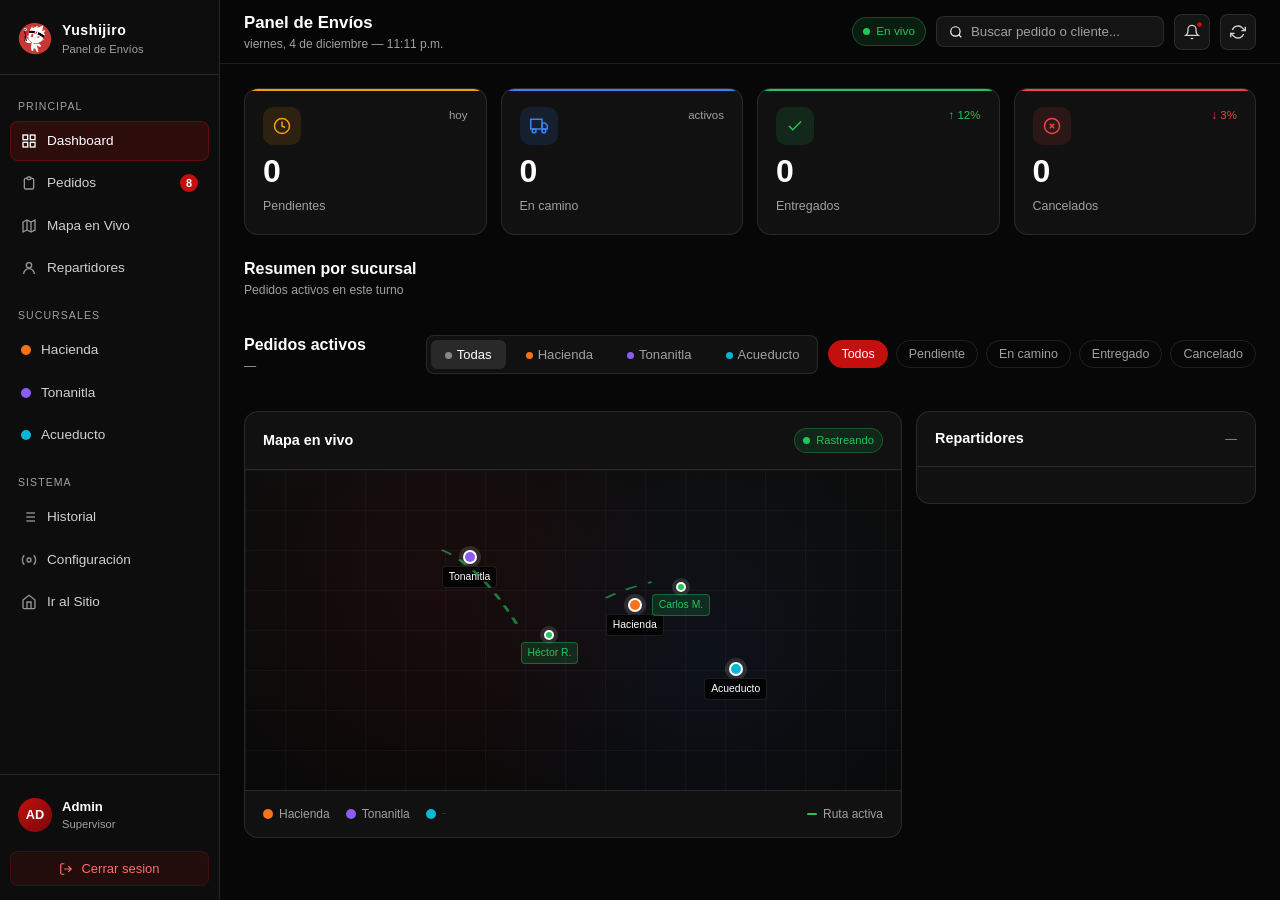
<file: panel/index.html>
<!DOCTYPE html>
<html lang="es">
<head>
    <meta charset="UTF-8">
    <meta name="viewport" content="width=device-width, initial-scale=1.0">
    <title>Panel de Envíos | Yushijiro San</title>
    <link rel="stylesheet" href="css/panel.css">
    <link rel="shortcut icon" href="../img/logo.png" type="image/x-icon">
    <link rel="preconnect" href="https://fonts.googleapis.com">
    <link rel="preconnect" href="https://fonts.gstatic.com" crossorigin>
    <link href="https://fonts.googleapis.com/css2?family=Viaoda+Libre&family=RocknRoll+One&display=swap" rel="stylesheet">
</head>
<body>

<!-- ===== SIDEBAR ===== -->
<aside class="sidebar" id="sidebar">
    <div class="sidebar-brand">
        <img src="../img/logo.png" alt="Logo Yushijiro">
        <div class="sidebar-brand-text">
            <strong>Yushijiro</strong>
            <span>Panel de Envíos</span>
        </div>
    </div>

    <nav class="sidebar-nav">
        <span class="nav-label">Principal</span>
        <a href="#" class="nav-item active">
            <svg width="16" height="16" viewBox="0 0 24 24" fill="none" stroke="currentColor" stroke-width="2"><rect x="3" y="3" width="7" height="7"/><rect x="14" y="3" width="7" height="7"/><rect x="3" y="14" width="7" height="7"/><rect x="14" y="14" width="7" height="7"/></svg>
            Dashboard
        </a>
        <a href="#pedidos" class="nav-item">
            <svg width="16" height="16" viewBox="0 0 24 24" fill="none" stroke="currentColor" stroke-width="2"><path d="M9 5H7a2 2 0 00-2 2v12a2 2 0 002 2h10a2 2 0 002-2V7a2 2 0 00-2-2h-2M9 5a2 2 0 002 2h2a2 2 0 002-2M9 5a2 2 0 012-2h2a2 2 0 012 2"/></svg>
            Pedidos
            <span class="nav-badge" id="badge-total">8</span>
        </a>
        <a href="#mapa" class="nav-item">
            <svg width="16" height="16" viewBox="0 0 24 24" fill="none" stroke="currentColor" stroke-width="2"><polygon points="3 6 9 3 15 6 21 3 21 18 15 21 9 18 3 21"/><line x1="9" y1="3" x2="9" y2="18"/><line x1="15" y1="6" x2="15" y2="21"/></svg>
            Mapa en Vivo
        </a>
        <a href="#repartidores" class="nav-item">
            <svg width="16" height="16" viewBox="0 0 24 24" fill="none" stroke="currentColor" stroke-width="2"><circle cx="12" cy="8" r="4"/><path d="M20 21a8 8 0 10-16 0"/></svg>
            Repartidores
        </a>

        <span class="nav-label" style="margin-top:8px">Sucursales</span>
        <a href="#" class="nav-item">
            <span style="width:10px;height:10px;border-radius:999px;background:#f97316;flex-shrink:0"></span>
            Hacienda
        </a>
        <a href="#" class="nav-item">
            <span style="width:10px;height:10px;border-radius:999px;background:#8b5cf6;flex-shrink:0"></span>
            Tonanitla
        </a>
        <a href="#" class="nav-item">
            <span style="width:10px;height:10px;border-radius:999px;background:#06b6d4;flex-shrink:0"></span>
            Acueducto
        </a>

        <span class="nav-label" style="margin-top:8px">Sistema</span>
        <a href="#" class="nav-item">
            <svg width="16" height="16" viewBox="0 0 24 24" fill="none" stroke="currentColor" stroke-width="2"><line x1="8" y1="6" x2="21" y2="6"/><line x1="8" y1="12" x2="21" y2="12"/><line x1="8" y1="18" x2="21" y2="18"/><line x1="3" y1="6" x2="3.01" y2="6"/><line x1="3" y1="12" x2="3.01" y2="12"/><line x1="3" y1="18" x2="3.01" y2="18"/></svg>
            Historial
        </a>
        <a href="#" class="nav-item">
            <svg width="16" height="16" viewBox="0 0 24 24" fill="none" stroke="currentColor" stroke-width="2"><circle cx="12" cy="12" r="3"/><path d="M19.07 4.93a10 10 0 010 14.14M4.93 4.93a10 10 0 000 14.14"/></svg>
            Configuración
        </a>
        <a href="../index.html" class="nav-item">
            <svg width="16" height="16" viewBox="0 0 24 24" fill="none" stroke="currentColor" stroke-width="2"><path d="M3 9l9-7 9 7v11a2 2 0 01-2 2H5a2 2 0 01-2-2z"/><polyline points="9 22 9 12 15 12 15 22"/></svg>
            Ir al Sitio
        </a>
    </nav>

    <div class="sidebar-footer">
        <div class="sidebar-user">
            <div class="avatar">AD</div>
            <div class="sidebar-user-info">
                <strong>Admin</strong>
                <span>Supervisor</span>
            </div>
        </div>
        <button onclick="cerrarSesionPanel()" style="width:100%;padding:9px 12px;margin-top:10px;background:rgba(196,15,15,0.12);border:1px solid rgba(196,15,15,0.2);border-radius:8px;color:#ff6b6b;font-size:13px;cursor:pointer;display:flex;align-items:center;gap:8px;justify-content:center;font-family:inherit;">
            <svg width="14" height="14" viewBox="0 0 24 24" fill="none" stroke="currentColor" stroke-width="2"><path d="M9 21H5a2 2 0 01-2-2V5a2 2 0 012-2h4M16 17l5-5-5-5M21 12H9"/></svg>
            Cerrar sesion
        </button>
    </div>
</aside>

<!-- ===== MAIN ===== -->
<div class="main">

    <!-- TOPBAR -->
    <header class="topbar">
        <div class="topbar-left">
            <div>
                <div class="topbar-title">Panel de Envíos</div>
                <div class="topbar-sub" id="fecha-hora">Cargando...</div>
            </div>
        </div>
        <div class="topbar-right">
            <div class="live-badge">
                <span class="live-dot"></span>
                En vivo
            </div>
            <div class="topbar-search">
                <svg width="14" height="14" viewBox="0 0 24 24" fill="none" stroke="currentColor" stroke-width="2"><circle cx="11" cy="11" r="8"/><line x1="21" y1="21" x2="16.65" y2="16.65"/></svg>
                <input type="text" placeholder="Buscar pedido o cliente..." id="search-input">
            </div>
            <button class="btn-icon notif" title="Notificaciones">
                <svg width="16" height="16" viewBox="0 0 24 24" fill="none" stroke="currentColor" stroke-width="2"><path d="M18 8A6 6 0 006 8c0 7-3 9-3 9h18s-3-2-3-9M13.73 21a2 2 0 01-3.46 0"/></svg>
                <span class="notif-dot"></span>
            </button>
            <button class="btn-icon" title="Actualizar" id="btn-refresh">
                <svg width="16" height="16" viewBox="0 0 24 24" fill="none" stroke="currentColor" stroke-width="2"><polyline points="23 4 23 10 17 10"/><polyline points="1 20 1 14 7 14"/><path d="M3.51 9a9 9 0 0114.85-3.36L23 10M1 14l4.64 4.36A9 9 0 0020.49 15"/></svg>
            </button>
        </div>
    </header>

    <!-- CONTENT -->
    <div class="content">

        <!-- STATS -->
        <div class="stats-grid">
            <div class="stat-card s-pendiente">
                <div class="stat-top">
                    <div class="stat-icon ic-pendiente">
                        <svg width="18" height="18" viewBox="0 0 24 24" fill="none" stroke="currentColor" stroke-width="2"><circle cx="12" cy="12" r="10"/><polyline points="12 6 12 12 16 14"/></svg>
                    </div>
                    <span class="stat-delta">hoy</span>
                </div>
                <div class="stat-num" id="count-pendiente">0</div>
                <div class="stat-label">Pendientes</div>
            </div>
            <div class="stat-card s-camino">
                <div class="stat-top">
                    <div class="stat-icon ic-camino">
                        <svg width="18" height="18" viewBox="0 0 24 24" fill="none" stroke="currentColor" stroke-width="2"><rect x="1" y="3" width="15" height="13"/><polygon points="16 8 20 8 23 11 23 16 16 16 16 8"/><circle cx="5.5" cy="18.5" r="2.5"/><circle cx="18.5" cy="18.5" r="2.5"/></svg>
                    </div>
                    <span class="stat-delta">activos</span>
                </div>
                <div class="stat-num" id="count-camino">0</div>
                <div class="stat-label">En camino</div>
            </div>
            <div class="stat-card s-entregado">
                <div class="stat-top">
                    <div class="stat-icon ic-entregado">
                        <svg width="18" height="18" viewBox="0 0 24 24" fill="none" stroke="currentColor" stroke-width="2"><polyline points="20 6 9 17 4 12"/></svg>
                    </div>
                    <span class="stat-delta up">↑ 12%</span>
                </div>
                <div class="stat-num" id="count-entregado">0</div>
                <div class="stat-label">Entregados</div>
            </div>
            <div class="stat-card s-cancelado">
                <div class="stat-top">
                    <div class="stat-icon ic-cancelado">
                        <svg width="18" height="18" viewBox="0 0 24 24" fill="none" stroke="currentColor" stroke-width="2"><circle cx="12" cy="12" r="10"/><line x1="15" y1="9" x2="9" y2="15"/><line x1="9" y1="9" x2="15" y2="15"/></svg>
                    </div>
                    <span class="stat-delta down">↓ 3%</span>
                </div>
                <div class="stat-num" id="count-cancelado">0</div>
                <div class="stat-label">Cancelados</div>
            </div>
        </div>

        <!-- RESUMEN SUCURSALES -->
        <div>
            <div class="section-header" style="margin-bottom:12px">
                <div>
                    <div class="section-title">Resumen por sucursal</div>
                    <div class="section-sub">Pedidos activos en este turno</div>
                </div>
            </div>
            <div class="branch-summary" id="branch-summary"></div>
        </div>

        <!-- PEDIDOS -->
        <div id="pedidos">
            <div class="section-header" style="margin-bottom:14px">
                <div>
                    <div class="section-title">Pedidos activos</div>
                    <div class="section-sub" id="orders-count-label">—</div>
                </div>
                <div style="display:flex;gap:10px;align-items:center;flex-wrap:wrap">
                    <div class="tabs">
                        <button class="tab active" data-branch="todos">
                            <span class="tab-dot" style="background:#888"></span>Todas
                        </button>
                        <button class="tab" data-branch="Hacienda">
                            <span class="tab-dot" style="background:#f97316"></span>Hacienda
                        </button>
                        <button class="tab" data-branch="Tonanitla">
                            <span class="tab-dot" style="background:#8b5cf6"></span>Tonanitla
                        </button>
                        <button class="tab" data-branch="Acueducto">
                            <span class="tab-dot" style="background:#06b6d4"></span>Acueducto
                        </button>
                    </div>
                    <div class="filters-row">
                        <button class="filter-btn active" data-status="todos">Todos</button>
                        <button class="filter-btn" data-status="pendiente">Pendiente</button>
                        <button class="filter-btn" data-status="en camino">En camino</button>
                        <button class="filter-btn" data-status="entregado">Entregado</button>
                        <button class="filter-btn" data-status="cancelado">Cancelado</button>
                    </div>
                </div>
            </div>
            <div class="orders-grid" id="orders-grid"></div>
        </div>

        <!-- MAPA + REPARTIDORES -->
        <div class="bottom-grid" id="mapa">
            <div class="panel-card">
                <div class="panel-card-header">
                    <h3>Mapa en vivo</h3>
                    <div class="live-badge" style="font-size:0.7rem;padding:3px 8px">
                        <span class="live-dot"></span>Rastreando
                    </div>
                </div>
                <div class="map-placeholder">
                    <div class="map-grid"></div>

                    <!-- Pines sucursales -->
                    <div class="map-pin hacienda" style="top:40%;left:55%">
                        <div class="map-pin-dot"></div>
                        <span class="map-pin-label">Hacienda</span>
                    </div>
                    <div class="map-pin tonanitla" style="top:25%;left:30%">
                        <div class="map-pin-dot"></div>
                        <span class="map-pin-label">Tonanitla</span>
                    </div>
                    <div class="map-pin acueducto" style="top:60%;left:70%">
                        <div class="map-pin-dot"></div>
                        <span class="map-pin-label">Acueducto</span>
                    </div>

                    <!-- Pines repartidores -->
                    <div class="map-pin repartidor" style="top:35%;left:62%">
                        <div class="map-pin-dot"></div>
                        <span class="map-pin-label" style="background:rgba(34,197,94,0.15);border-color:rgba(34,197,94,0.4);color:#22c55e">Carlos M.</span>
                    </div>
                    <div class="map-pin repartidor" style="top:50%;left:42%">
                        <div class="map-pin-dot"></div>
                        <span class="map-pin-label" style="background:rgba(34,197,94,0.15);border-color:rgba(34,197,94,0.4);color:#22c55e">Héctor R.</span>
                    </div>

                    <!-- SVG rutas -->
                    <svg class="map-route" viewBox="0 0 100 100" preserveAspectRatio="none">
                        <path d="M55,40 Q58,37 62,35" stroke="#22c55e" stroke-width="0.5" fill="none" stroke-dasharray="2,2" opacity="0.6"/>
                        <path d="M30,25 Q36,30 42,50" stroke="#22c55e" stroke-width="0.5" fill="none" stroke-dasharray="2,2" opacity="0.6"/>
                    </svg>
                </div>
                <div style="padding:14px 18px;border-top:1px solid var(--border);display:flex;gap:16px;flex-wrap:wrap">
                    <div style="display:flex;align-items:center;gap:6px;font-size:0.75rem;color:var(--gris)">
                        <span style="display:block;width:10px;height:10px;border-radius:999px;background:#f97316"></span> Hacienda
                    </div>
                    <div style="display:flex;align-items:center;gap:6px;font-size:0.75rem;color:var(--gris)">
                        <span style="display:block;width:10px;height:10px;border-radius:999px;background:#8b5cf6"></span> Tonanitla
                    </div>
                    <div style="display:flex;align-items:center;gap:6px;font-size:0.75px;color:var(--gris)">
                        <span style="display:block;width:10px;height:10px;border-radius:999px;background:#06b6d4;font-size:0.75rem"></span> Acueducto
                    </div>
                    <div style="display:flex;align-items:center;gap:6px;font-size:0.75rem;color:var(--gris);margin-left:auto">
                        <span style="display:block;width:10px;height:2px;background:#22c55e;border-radius:1px"></span> Ruta activa
                    </div>
                </div>
            </div>

            <!-- REPARTIDORES -->
            <div class="panel-card" id="repartidores">
                <div class="panel-card-header">
                    <h3>Repartidores</h3>
                    <span style="font-size:0.74rem;color:var(--gris)" id="rep-disponibles">—</span>
                </div>
                <div class="panel-card-body">
                    <div class="repartidor-list" id="rep-list"></div>
                </div>
            </div>
        </div>

    </div><!-- /content -->
</div><!-- /main -->

<script>
// ===== DATOS (desde API) =====
let PEDIDOS      = [];
let REPARTIDORES = [];

const BRANCH_COLORS = { Hacienda:"#f97316", Tonanitla:"#8b5cf6", Acueducto:"#06b6d4" };
const STATUS_MAP = { pending:"pendiente", assigned:"asignado", on_way:"en camino", delivered:"entregado", cancelled:"cancelado" };

// ===== ESTADO =====
let filtroSucursal = "todos";
let filtroStatus   = "todos";
let searchQ = "";

// ===== CARGA DESDE API =====
async function loadData() {
    try {
        const [ordRes, repRes] = await Promise.all([
            fetch('../api/orders.php', { credentials:'same-origin' }),
            fetch('../api/drivers.php', { credentials:'same-origin' })
        ]);
        const ordData = await ordRes.json();
        const repData = await repRes.json();

        if (ordData.ok) {
            PEDIDOS = ordData.orders.map(o => ({
                id:       '#' + String(o.id).padStart(4,'0'),
                _id:      o.id,
                cliente:  o.customer_name,
                tel:      o.customer_phone,
                dir:      o.customer_address,
                branch:   o.branch_name,
                branch_id:o.branch_id,
                items:    (o.items||[]).map(i => ({ n:i.name, q:i.quantity, p:'$'+Number(i.unit_price).toFixed(0) })),
                total:    '$' + Number(o.total).toFixed(0),
                status:   STATUS_MAP[o.status] || o.status,
                _status:  o.status,
                payment:  o.payment_method,
                change:   o.change_amount,
                min:      Math.floor((Date.now() - new Date(o.created_at).getTime()) / 60000),
                rep:      o.driver_name || null,
                driver_id:o.driver_id,
            }));
        }

        if (repData.ok) {
            REPARTIDORES = repData.drivers.map(d => {
                const assigned = PEDIDOS.find(p => p.driver_id == d.id && ['asignado','en camino'].includes(p.status));
                return {
                    id:      d.id,
                    nombre:  d.name,
                    inicial: d.name.split(' ').map(w=>w[0]).join('').slice(0,2).toUpperCase(),
                    tel:     d.phone,
                    status:  d.status === 'available' ? 'libre' : d.status === 'busy' ? 'ocupado' : 'inactivo',
                    pedido:  assigned ? assigned.id : null,
                };
            });
        }

        renderAll();
    } catch(e) {
        console.error('Error cargando datos:', e);
    }
}

// Polling cada 12 segundos
setInterval(loadData, 12000);

// ===== RELOJ =====
function updateClock() {
    const now = new Date();
    document.getElementById("fecha-hora").textContent =
        now.toLocaleDateString("es-MX",{weekday:"long",day:"numeric",month:"long"}) + " — " +
        now.toLocaleTimeString("es-MX",{hour:"2-digit",minute:"2-digit"});
}
setInterval(updateClock, 1000);
updateClock();

// ===== STATS =====
function renderStats() {
    const cnt = s => PEDIDOS.filter(p => p.status === s).length;
    document.getElementById("count-pendiente").textContent = cnt("pendiente");
    document.getElementById("count-camino").textContent    = cnt("en camino");
    document.getElementById("count-entregado").textContent = cnt("entregado");
    document.getElementById("count-cancelado").textContent = cnt("cancelado");
    document.getElementById("badge-total").textContent = cnt("pendiente") + cnt("en camino");
}

// ===== BRANCH SUMMARY =====
function renderBranchSummary() {
    const branches = ["Hacienda","Tonanitla","Acueducto"];
    const el = document.getElementById("branch-summary");
    el.innerHTML = branches.map(b => {
        const pedidos = PEDIDOS.filter(p => p.branch === b);
        const pend = pedidos.filter(p => p.status === "pendiente").length;
        const cam  = pedidos.filter(p => p.status === "en camino").length;
        const ent  = pedidos.filter(p => p.status === "entregado").length;
        return `<div class="branch-summary-card">
            <div class="bsc-top">
                <span class="bsc-dot" style="background:${BRANCH_COLORS[b]}"></span>
                <span class="bsc-name">${b}</span>
            </div>
            <div class="bsc-stats">
                <div class="bsc-stat"><span>Pendientes</span><span>${pend}</span></div>
                <div class="bsc-stat"><span>En camino</span><span>${cam}</span></div>
                <div class="bsc-stat"><span>Entregados</span><span>${ent}</span></div>
                <div class="bsc-stat"><span>Total pedidos</span><span>${pedidos.length}</span></div>
            </div>
        </div>`;
    }).join("");
}

// ===== ORDERS =====
function statusClass(s) {
    return { "pendiente":"sb-pendiente","en camino":"sb-camino","entregado":"sb-entregado","cancelado":"sb-cancelado" }[s] || "";
}
function statusLabel(s) {
    return { "pendiente":"Pendiente","en camino":"En camino","entregado":"Entregado","cancelado":"Cancelado" }[s] || s;
}
function timeLabel(p) {
    if (p.status === "entregado") return `Entregado en ~${p.min} min`;
    if (p.status === "cancelado") return "Cancelado";
    return `Hace ${p.min} min`;
}
function timeUrgent(p) {
    return p.status === "pendiente" && p.min >= 10;
}

function renderOrders() {
    let list = PEDIDOS.filter(p => {
        const bOk = filtroSucursal === "todos" || p.branch === filtroSucursal;
        const sOk = filtroStatus === "todos" || p.status === filtroStatus;
        const qOk = !searchQ || p.cliente.toLowerCase().includes(searchQ) || p.id.includes(searchQ);
        return bOk && sOk && qOk;
    });

    document.getElementById("orders-count-label").textContent = `${list.length} pedido${list.length !== 1 ? "s" : ""} encontrado${list.length !== 1 ? "s" : ""}`;

    const grid = document.getElementById("orders-grid");
    if (!list.length) {
        grid.innerHTML = `<div class="empty-state" style="grid-column:1/-1">
            <svg width="40" height="40" viewBox="0 0 24 24" fill="none" stroke="currentColor" stroke-width="1.5"><path d="M9 5H7a2 2 0 00-2 2v12a2 2 0 002 2h10a2 2 0 002-2V7a2 2 0 00-2-2h-2M9 5a2 2 0 002 2h2a2 2 0 002-2M9 5a2 2 0 012-2h2a2 2 0 012 2"/></svg>
            <p>Sin pedidos con estos filtros</p>
        </div>`;
        return;
    }

    grid.innerHTML = list.map(p => `
        <div class="order-card" data-id="${p.id}">
            <div class="order-card-top">
                <div class="order-num"><div>${p.id}</div><strong>${p.cliente}</strong></div>
                <span class="status-badge ${statusClass(p.status)}">${statusLabel(p.status)}</span>
            </div>

            <div class="order-customer">
                <span>
                    <svg width="12" height="12" viewBox="0 0 24 24" fill="none" stroke="currentColor" stroke-width="2"><path d="M21 10c0 7-9 13-9 13s-9-6-9-13a9 9 0 0118 0z"/><circle cx="12" cy="10" r="3"/></svg>
                    ${p.dir}
                </span>
            </div>

            <div class="order-branch-badge">
                <span class="branch-dot ${p.branch === "Hacienda" ? "bd-hacienda" : p.branch === "Tonanitla" ? "bd-tonanitla" : "bd-acueducto"}"></span>
                ${p.branch}
                ${p.rep ? `<span style="color:var(--gris);margin-left:4px">· ${p.rep}</span>` : ""}
            </div>

            <div class="order-items">
                ${p.items.map(i => `
                    <div class="order-item-row">
                        <span>${i.q > 1 ? i.q + "× " : ""}${i.n}</span>
                        <span>${i.p}</span>
                    </div>`).join("")}
            </div>

            <div class="order-footer">
                <div class="order-total">Total: <strong>${p.total}</strong></div>
                <div class="order-time ${timeUrgent(p) ? "urgent" : ""}">
                    <svg width="11" height="11" viewBox="0 0 24 24" fill="none" stroke="currentColor" stroke-width="2"><circle cx="12" cy="12" r="10"/><polyline points="12 6 12 12 16 14"/></svg>
                    ${timeLabel(p)}
                </div>
            </div>

            ${(p.status === "pendiente" || p.status === "asignado") ? `
            <div class="order-actions" style="flex-direction:column;gap:8px">
                ${!p.driver_id ? renderDriverSelect(p.id, p.branch_id) : ""}
                <div style="display:flex;gap:6px;width:100%">
                    <button class="btn-order" onclick="cambiarStatus('${p.id}','cancelado')" style="flex:1">Cancelar</button>
                    <button class="btn-order primary" onclick="cambiarStatus('${p.id}','en camino')" style="flex:1">Enviar</button>
                </div>
            </div>` : ""}
            ${p.status === "en camino" ? `
            <div class="order-actions">
                <button class="btn-order" onclick="cambiarStatus('${p.id}','cancelado')">Cancelar</button>
                <button class="btn-order primary" onclick="cambiarStatus('${p.id}','entregado')">Confirmar entrega</button>
            </div>` : ""}
        </div>
    `).join("");
}

// ===== REPARTIDORES =====
function renderRepartidores() {
    const libres = REPARTIDORES.filter(r => r.status === "libre").length;
    document.getElementById("rep-disponibles").textContent = `${libres} disponible${libres !== 1 ? "s" : ""}`;
    document.getElementById("rep-list").innerHTML = REPARTIDORES.map(r => `
        <div class="repartidor-item">
            <div class="rep-avatar ${r.status}">${r.inicial}</div>
            <div class="rep-info">
                <strong>${r.nombre}</strong>
                <span>${r.pedido ? "Pedido " + r.pedido : r.status === "libre" ? "Sin pedido asignado" : "Desconectado"}</span>
            </div>
            <span class="rep-status ${r.status}">${r.status === "libre" ? "Libre" : r.status === "ocupado" ? "Ocupado" : "Inactivo"}</span>
        </div>
    `).join("");
}

// ===== ACCIONES =====
const STATUS_REVERSE = { pendiente:"pending", asignado:"assigned", "en camino":"on_way", entregado:"delivered", cancelado:"cancelled" };

async function cambiarStatus(id, nuevoStatus, driverId = null) {
    const p = PEDIDOS.find(x => x.id === id);
    if (!p) return;

    const body = { order_id: p._id, status: STATUS_REVERSE[nuevoStatus] || nuevoStatus };
    if (driverId) body.driver_id = driverId;

    try {
        await fetch('../api/update-status.php', {
            method: 'POST',
            headers: { 'Content-Type': 'application/json' },
            credentials: 'same-origin',
            body: JSON.stringify(body)
        });
        await loadData();
    } catch(e) {
        console.error('Error actualizando status:', e);
    }
}

async function asignarRepartidor(orderId, driverId) {
    await cambiarStatus(orderId, "asignado", driverId);
}

// ===== TABS & FILTERS =====
document.querySelectorAll(".tab").forEach(t => {
    t.addEventListener("click", () => {
        document.querySelectorAll(".tab").forEach(x => x.classList.remove("active"));
        t.classList.add("active");
        filtroSucursal = t.dataset.branch;
        renderOrders();
    });
});
document.querySelectorAll(".filter-btn").forEach(b => {
    b.addEventListener("click", () => {
        document.querySelectorAll(".filter-btn").forEach(x => x.classList.remove("active"));
        b.classList.add("active");
        filtroStatus = b.dataset.status;
        renderOrders();
    });
});
document.getElementById("search-input").addEventListener("input", e => {
    searchQ = e.target.value.toLowerCase().trim();
    renderOrders();
});
document.getElementById("btn-refresh").addEventListener("click", () => {
    renderAll();
    const btn = document.getElementById("btn-refresh");
    btn.style.transform = "rotate(360deg)";
    btn.style.transition = "transform 0.5s";
    setTimeout(() => { btn.style.transform = ""; btn.style.transition = ""; }, 500);
});

// ===== RENDER ALL =====
function renderAll() {
    renderStats();
    renderBranchSummary();
    renderOrders();
    renderRepartidores();
}

// Selector de repartidor para asignar manualmente desde el panel
function renderDriverSelect(orderId, branchId) {
    const libres = REPARTIDORES.filter(r => r.status === 'libre');
    if (!libres.length) return `<span style="font-size:12px;color:var(--gris)">Sin repartidores disponibles</span>`;
    const opts = libres.map(r => `<option value="${r.id}">${r.nombre}</option>`).join('');
    return `<div style="display:flex;gap:6px;align-items:center;margin-top:4px">
        <select id="sel-${orderId}" style="flex:1;padding:6px 8px;background:var(--card-bg,#181818);border:1px solid var(--border);border-radius:6px;color:#fff;font-size:12px">${opts}</select>
        <button class="btn-order primary" onclick="asignarRepartidor('${orderId}', document.getElementById('sel-${orderId}').value)" style="font-size:12px;padding:7px 12px">Asignar</button>
    </div>`;
}

loadData();

// Verificar autenticacion al cargar
(async function() {
    try {
        const r = await fetch('../api/panel-check.php', { credentials: 'same-origin' });
        if (!r.ok) window.location.replace('login.html');
    } catch { window.location.replace('login.html'); }
})();

async function cerrarSesionPanel() {
    await fetch('../api/panel-logout.php', { method: 'POST', credentials: 'same-origin' }).catch(() => {});
    window.location.replace('login.html');
}
</script>
</body>
</html>
</file>
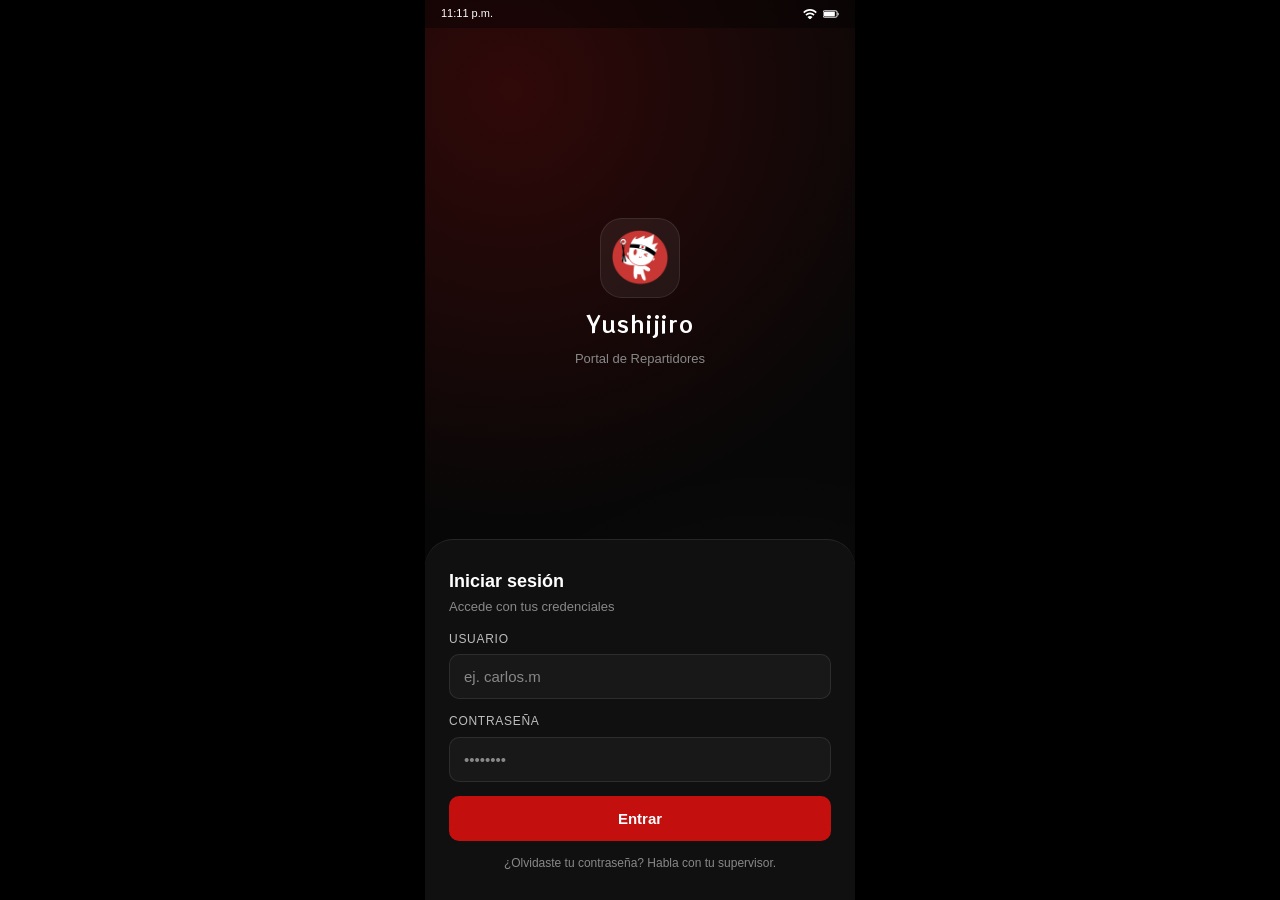
<file: repartidor/index.html>
<!DOCTYPE html>
<html lang="es">
<head>
    <meta charset="UTF-8">
    <meta name="viewport" content="width=device-width, initial-scale=1.0, maximum-scale=1.0, user-scalable=no">
    <meta name="mobile-web-app-capable" content="yes">
    <meta name="apple-mobile-web-app-capable" content="yes">
    <meta name="theme-color" content="#070707">
    <title>Yushijiro Repartidor</title>
    <link rel="shortcut icon" href="../img/logo.png">
    <link href="https://fonts.googleapis.com/css2?family=RocknRoll+One&display=swap" rel="stylesheet">
    <style>
/* ============================================================
   RESET & BASE
============================================================ */
:root {
    --bg:       #070707;
    --bg2:      #101010;
    --bg3:      #181818;
    --card:     #111111;
    --border:   rgba(255,255,255,0.09);
    --border2:  rgba(255,255,255,0.18);
    --blanco:   #ffffff;
    --gris:     #888888;
    --gris2:    #bdbdbd;
    --rojo:     #c40f0f;
    --rojo2:    #940b0b;
    --rojo-glow:rgba(196,15,15,0.2);
    --verde:    #22c55e;
    --verde-bg: rgba(34,197,94,0.12);
    --azul:     #3b82f6;
    --azul-bg:  rgba(59,130,246,0.12);
    --amarillo: #f59e0b;
    --amar-bg:  rgba(245,158,11,0.12);
    --r: 14px;
    --rs: 10px;
    --safe-top: env(safe-area-inset-top, 0px);
    --safe-bot: env(safe-area-inset-bottom, 0px);
}
*, *::before, *::after { margin:0; padding:0; box-sizing:border-box; -webkit-tap-highlight-color:transparent; }
html, body { width:100%; height:100%; overflow:hidden; background:var(--bg); }
body {
    font-family: "Segoe UI", sans-serif;
    color: var(--blanco);
    font-size: 15px;
    line-height: 1.45;
    display: flex;
    justify-content: center;
    align-items: flex-start;
    background: #000;
}
/* Contenedor tipo teléfono */
#app {
    width: 100%;
    max-width: 430px;
    height: 100dvh;
    background: var(--bg);
    position: relative;
    overflow: hidden;
    display: flex;
    flex-direction: column;
}
a { color:inherit; text-decoration:none; }
button { cursor:pointer; font-family:inherit; border:0; }
img { display:block; }
input, textarea { font-family:inherit; }

/* ============================================================
   PANTALLAS
============================================================ */
.screen {
    position: absolute;
    inset: 0;
    display: flex;
    flex-direction: column;
    background: var(--bg);
    opacity: 0;
    pointer-events: none;
    transform: translateX(20px);
    transition: opacity 0.28s ease, transform 0.28s ease;
    z-index: 1;
}
.screen.active {
    opacity: 1;
    pointer-events: all;
    transform: translateX(0);
    z-index: 10;
}
.screen.slide-back {
    transform: translateX(-20px);
}

/* ============================================================
   STATUS BAR (fake Android)
============================================================ */
.status-bar {
    height: 28px;
    background: rgba(0,0,0,0.6);
    display: flex;
    align-items: center;
    justify-content: space-between;
    padding: 0 16px;
    font-size: 11px;
    color: var(--blanco);
    flex-shrink: 0;
    z-index: 20;
}
.status-bar-right { display:flex; align-items:center; gap:6px; }
.status-bar svg { display:inline-block; vertical-align:middle; }

/* ============================================================
   SCROLLABLE
============================================================ */
.scroll {
    flex: 1;
    overflow-y: auto;
    -webkit-overflow-scrolling: touch;
    overscroll-behavior: contain;
}
.scroll::-webkit-scrollbar { display:none; }

/* ============================================================
   HEADER APP
============================================================ */
.app-header {
    display: flex;
    align-items: center;
    justify-content: space-between;
    padding: 14px 18px 10px;
    flex-shrink: 0;
    background: var(--bg);
    border-bottom: 1px solid var(--border);
}
.app-header h1 { font-size:17px; font-weight:700; }
.app-header .sub { font-size:12px; color:var(--gris); }
.back-btn {
    width:36px; height:36px; border-radius:10px;
    background:var(--bg3); border:1px solid var(--border);
    display:flex; align-items:center; justify-content:center; color:var(--blanco);
}

/* ============================================================
   BOTTOM NAV
============================================================ */
.bottom-nav {
    display: flex;
    background: var(--bg2);
    border-top: 1px solid var(--border);
    flex-shrink: 0;
    padding-bottom: var(--safe-bot);
}
.nav-btn {
    flex: 1;
    display: flex;
    flex-direction: column;
    align-items: center;
    gap: 3px;
    padding: 10px 0 8px;
    font-size: 10px;
    color: var(--gris);
    background: transparent;
    transition: color 0.2s;
}
.nav-btn.active { color: var(--rojo); }
.nav-btn svg { transition: transform 0.2s; }
.nav-btn.active svg { transform: translateY(-1px); }

/* ============================================================
   LOGIN
============================================================ */
#screen-login {
    background:
        radial-gradient(circle at 20% 10%, rgba(196,15,15,0.22), transparent 50%),
        radial-gradient(circle at 80% 90%, rgba(255,255,255,0.04), transparent 40%),
        var(--bg);
    justify-content: flex-end;
}
.login-top {
    flex: 1;
    display: flex;
    flex-direction: column;
    align-items: center;
    justify-content: center;
    padding: 40px 24px 20px;
    gap: 10px;
}
.login-logo { width:80px; height:80px; border-radius:22px; object-fit:contain; background:rgba(255,255,255,0.06); padding:10px; border:1px solid var(--border); }
.login-brand { font-family:"RocknRoll One",sans-serif; font-size:22px; letter-spacing:0.04em; }
.login-sub { font-size:13px; color:var(--gris); }
.login-form {
    background: var(--bg2);
    border-top: 1px solid var(--border);
    border-radius: 28px 28px 0 0;
    padding: 28px 24px calc(28px + var(--safe-bot));
    display: grid;
    gap: 14px;
}
.login-form h2 { font-size:18px; margin-bottom:4px; }
.login-form p { font-size:13px; color:var(--gris); }
.field { display:grid; gap:6px; }
.field label { font-size:12px; color:var(--gris2); text-transform:uppercase; letter-spacing:0.06em; }
.field input {
    background: var(--bg3);
    border: 1px solid var(--border);
    border-radius: var(--rs);
    padding: 13px 14px;
    color: var(--blanco);
    font-size:15px;
    outline:none;
    transition: border-color 0.2s;
}
.field input:focus { border-color:var(--border2); }
.field input::placeholder { color:var(--gris); }
.btn-primary {
    background: var(--rojo);
    color: #fff;
    border-radius: var(--rs);
    padding: 14px;
    font-size:15px;
    font-weight:600;
    text-align:center;
    transition: background-color 0.2s, transform 0.1s;
    border:0;
    width:100%;
}
.btn-primary:active { background:var(--rojo2); transform:scale(0.98); }
.login-hint { text-align:center; font-size:12px; color:var(--gris); }

/* ============================================================
   HOME
============================================================ */
.greeting-bar {
    padding: 16px 18px 12px;
    display:flex;
    align-items:center;
    justify-content:space-between;
    flex-shrink:0;
}
.greeting-bar h2 { font-size:18px; }
.greeting-bar p { font-size:12px; color:var(--gris); }
.status-toggle {
    display:flex; align-items:center; gap:8px;
    background:var(--bg3); border:1px solid var(--border);
    border-radius:999px; padding:6px 12px; font-size:12px;
}
.status-dot { width:8px; height:8px; border-radius:999px; }
.status-dot.online { background:var(--verde); animation:pulse 2s infinite; }
.status-dot.offline { background:var(--gris); }
@keyframes pulse { 0%,100%{opacity:1} 50%{opacity:0.4} }

.home-stats {
    padding: 0 18px 14px;
    display:grid; grid-template-columns:1fr 1fr 1fr; gap:8px;
    flex-shrink:0;
}
.home-stat {
    background:var(--card);
    border:1px solid var(--border);
    border-radius:var(--r);
    padding:12px;
    display:grid; gap:3px;
    text-align:center;
}
.home-stat .num { font-size:22px; font-weight:700; }
.home-stat .lbl { font-size:10px; color:var(--gris); text-transform:uppercase; letter-spacing:0.05em; }

.section-label {
    padding: 0 18px 10px;
    font-size:12px; color:var(--gris);
    text-transform:uppercase; letter-spacing:0.08em;
    flex-shrink:0;
}

.pedido-card {
    margin: 0 18px 12px;
    background: var(--card);
    border: 1px solid var(--border);
    border-radius: var(--r);
    overflow:hidden;
    transition: transform 0.15s, border-color 0.2s;
    cursor:pointer;
}
.pedido-card:active { transform:scale(0.98); border-color:var(--border2); }
.pedido-card-top {
    padding: 14px;
    display:flex; align-items:flex-start; justify-content:space-between; gap:8px;
}
.pedido-id { font-size:12px; color:var(--gris); }
.pedido-nombre { font-size:15px; font-weight:600; margin-top:1px; }
.pedido-dir { font-size:12px; color:var(--gris); margin-top:4px; display:flex; gap:4px; align-items:center; }
.badge {
    display:inline-flex; align-items:center; gap:4px;
    padding:3px 9px; border-radius:999px; font-size:11px; font-weight:600;
}
.badge::before { content:""; width:5px; height:5px; border-radius:999px; background:currentColor; }
.b-pendiente { background:var(--amar-bg); color:var(--amarillo); border:1px solid rgba(245,158,11,0.3); }
.b-camino    { background:var(--azul-bg);  color:var(--azul);    border:1px solid rgba(59,130,246,0.3); }
.b-entregado { background:var(--verde-bg); color:var(--verde);   border:1px solid rgba(34,197,94,0.3); }
.pedido-card-bot {
    padding: 10px 14px;
    border-top:1px solid var(--border);
    display:flex; align-items:center; justify-content:space-between;
}
.pedido-total { font-size:14px; font-weight:600; }
.pedido-tiempo { font-size:11px; color:var(--gris); display:flex; align-items:center; gap:4px; }
.pedido-tiempo.alerta { color:var(--rojo); }
.pedido-branch {
    font-size:11px; padding:2px 8px; border-radius:6px;
    background:rgba(255,255,255,0.06); border:1px solid var(--border); color:var(--gris2);
}

/* sin pedidos */
.empty-home {
    display:flex; flex-direction:column; align-items:center; gap:10px;
    padding:50px 24px; color:var(--gris); text-align:center;
}
.empty-home svg { opacity:0.25; }
.empty-home p { font-size:14px; }

/* ============================================================
   DETALLE PEDIDO
============================================================ */
.order-hero {
    padding:18px;
    background: linear-gradient(135deg, rgba(196,15,15,0.15), transparent 70%);
    border-bottom:1px solid var(--border);
    display:grid; gap:10px;
    flex-shrink:0;
}
.order-hero-top { display:flex; align-items:center; justify-content:space-between; }
.order-hero h2 { font-size:22px; }
.order-hero-sub { font-size:13px; color:var(--gris); }

.order-section {
    margin:14px 18px 0;
    background:var(--card);
    border:1px solid var(--border);
    border-radius:var(--r);
    overflow:hidden;
}
.order-section-header {
    padding:11px 14px;
    border-bottom:1px solid var(--border);
    font-size:12px; color:var(--gris);
    text-transform:uppercase; letter-spacing:0.07em;
    display:flex; align-items:center; gap:7px;
}
.order-section-body { padding:14px; }

.cliente-row { display:flex; align-items:center; gap:12px; }
.cliente-avatar {
    width:44px; height:44px; border-radius:999px;
    background:linear-gradient(135deg,#1e1e1e,#2e2e2e);
    border:2px solid var(--border2);
    display:flex; align-items:center; justify-content:center;
    font-size:16px; font-weight:700; flex-shrink:0;
}
.cliente-info { flex:1; }
.cliente-info strong { font-size:15px; display:block; }
.cliente-info span { font-size:12px; color:var(--gris); }
.contact-btns { display:flex; gap:8px; margin-top:12px; }
.btn-contact {
    flex:1; display:flex; align-items:center; justify-content:center; gap:6px;
    padding:10px; border-radius:var(--rs); font-size:13px; font-weight:500;
    transition:all 0.15s;
}
.btn-contact:active { transform:scale(0.96); }
.btn-contact.whatsapp { background:rgba(37,211,102,0.15); border:1px solid rgba(37,211,102,0.35); color:#25d366; }
.btn-contact.llamar   { background:var(--azul-bg); border:1px solid rgba(59,130,246,0.35); color:var(--azul); }

.dir-row { display:grid; gap:6px; }
.dir-row strong { font-size:14px; }
.dir-row span { font-size:12px; color:var(--gris); }
.btn-mapa {
    margin-top:10px; width:100%; display:flex; align-items:center; justify-content:center; gap:7px;
    padding:11px; border-radius:var(--rs);
    background:var(--azul-bg); border:1px solid rgba(59,130,246,0.35); color:var(--azul);
    font-size:13px; font-weight:500;
    transition:all 0.15s;
}
.btn-mapa:active { transform:scale(0.98); }

.item-row {
    display:flex; align-items:center; justify-content:space-between;
    padding:8px 0; border-bottom:1px solid rgba(255,255,255,0.05); font-size:14px;
}
.item-row:last-child { border-bottom:0; }
.item-row-q { font-size:12px; color:var(--gris); margin-right:6px; }
.item-row-price { color:var(--gris); font-size:13px; }
.total-row { display:flex; justify-content:space-between; align-items:center; padding-top:10px; border-top:1px solid var(--border2); margin-top:4px; }
.total-row span { font-size:14px; color:var(--gris); }
.total-row strong { font-size:18px; }

.pago-badge {
    display:inline-flex; align-items:center; gap:5px; padding:5px 10px;
    border-radius:8px; font-size:12px;
}
.pago-efectivo { background:var(--verde-bg); border:1px solid rgba(34,197,94,0.3); color:var(--verde); }
.pago-online   { background:var(--azul-bg);  border:1px solid rgba(59,130,246,0.3); color:var(--azul); }

.action-bar {
    padding:14px 18px calc(14px + var(--safe-bot));
    display:grid; gap:8px;
    border-top:1px solid var(--border);
    background:var(--bg);
    flex-shrink:0;
}
.btn-secondary {
    background:var(--bg3); border:1px solid var(--border2);
    color:var(--blanco); border-radius:var(--rs); padding:13px;
    font-size:14px; font-weight:500; text-align:center;
    transition:all 0.15s; width:100%;
}
.btn-secondary:active { background:var(--bg2); transform:scale(0.98); }
.btn-entregado { background:var(--verde); border-color:var(--verde); color:#fff; border-radius:var(--rs); padding:14px; font-size:15px; font-weight:700; text-align:center; width:100%; transition:all 0.15s; }
.btn-entregado:active { opacity:0.85; transform:scale(0.98); }

/* ============================================================
   MAPA / EN RUTA
============================================================ */
.map-container {
    flex:1;
    background:
        radial-gradient(circle at 30% 40%, rgba(59,130,246,0.07), transparent 50%),
        radial-gradient(circle at 70% 60%, rgba(196,15,15,0.06), transparent 50%),
        #0a0a0a;
    position:relative;
    overflow:hidden;
}
.map-grid-bg {
    position:absolute; inset:0;
    background-image:
        linear-gradient(rgba(255,255,255,0.025) 1px, transparent 1px),
        linear-gradient(90deg, rgba(255,255,255,0.025) 1px, transparent 1px);
    background-size: 36px 36px;
}
.map-pin-big {
    position:absolute;
    display:flex; flex-direction:column; align-items:center; gap:3px;
}
.pin-circle {
    width:18px; height:18px; border-radius:999px;
    border:3px solid #fff;
    box-shadow:0 0 0 6px rgba(255,255,255,0.1);
}
.pin-label {
    font-size:11px; padding:3px 8px; border-radius:5px;
    background:rgba(0,0,0,0.85); border:1px solid var(--border2);
    white-space:nowrap;
}
.map-route-svg { position:absolute; inset:0; pointer-events:none; }
.map-overlay-top {
    position:absolute; top:0; left:0; right:0;
    padding:14px; display:flex; gap:8px;
}
.map-info-pill {
    background:rgba(0,0,0,0.85); border:1px solid var(--border2);
    border-radius:999px; padding:7px 12px;
    display:flex; align-items:center; gap:6px; font-size:12px;
}
.map-overlay-bot {
    position:absolute; bottom:0; left:0; right:0;
    padding:14px;
}
.map-dest-card {
    background:rgba(10,10,10,0.95); border:1px solid var(--border2);
    border-radius:var(--r); padding:14px;
    display:grid; gap:8px;
    backdrop-filter:blur(10px);
}
.map-dest-card h3 { font-size:14px; }
.map-dest-card p { font-size:12px; color:var(--gris); }

/* ============================================================
   HISTORIAL
============================================================ */
.hist-item {
    margin: 0 18px 10px;
    background: var(--card);
    border: 1px solid var(--border);
    border-radius: var(--r);
    padding: 14px;
    display:flex; align-items:center; gap:12px;
}
.hist-icon {
    width:38px; height:38px; border-radius:12px;
    display:flex; align-items:center; justify-content:center; flex-shrink:0;
}
.hist-icon.ent { background:var(--verde-bg); color:var(--verde); border:1px solid rgba(34,197,94,0.3); }
.hist-icon.can { background:rgba(239,68,68,0.12); color:#ef4444; border:1px solid rgba(239,68,68,0.3); }
.hist-info { flex:1; }
.hist-info strong { font-size:14px; display:block; }
.hist-info span { font-size:12px; color:var(--gris); }
.hist-total { font-size:14px; font-weight:600; }

.earning-card {
    margin: 18px 18px 0;
    background: linear-gradient(135deg, var(--rojo-glow), rgba(255,255,255,0.03));
    border: 1px solid rgba(196,15,15,0.3);
    border-radius: var(--r);
    padding: 18px;
    display:grid; gap:4px;
}
.earning-card .num { font-size:32px; font-weight:700; }
.earning-card .lbl { font-size:12px; color:var(--gris); }
.earning-grid { display:grid; grid-template-columns:1fr 1fr; gap:10px; margin:12px 18px 18px; }
.earning-mini {
    background:var(--card); border:1px solid var(--border); border-radius:var(--rs);
    padding:12px; display:grid; gap:2px;
}
.earning-mini strong { font-size:16px; }
.earning-mini span { font-size:11px; color:var(--gris); }

/* ============================================================
   PERFIL
============================================================ */
.profile-hero {
    padding: 24px 18px 18px;
    display:flex; flex-direction:column; align-items:center; gap:10px;
    background: radial-gradient(circle at 50% 0%, rgba(196,15,15,0.18), transparent 60%);
    border-bottom:1px solid var(--border);
    flex-shrink:0;
}
.profile-avatar {
    width:80px; height:80px; border-radius:999px;
    background: linear-gradient(135deg, var(--rojo2), #350303);
    border: 3px solid rgba(196,15,15,0.5);
    display:flex; align-items:center; justify-content:center;
    font-size:28px; font-weight:700;
}
.profile-name { font-size:20px; font-weight:700; }
.profile-sub { font-size:13px; color:var(--gris); }
.profile-stats { display:flex; gap:24px; margin-top:4px; }
.profile-stat { text-align:center; }
.profile-stat strong { display:block; font-size:18px; }
.profile-stat span { font-size:11px; color:var(--gris); }

.menu-list { padding:14px 18px; display:grid; gap:8px; }
.menu-item {
    display:flex; align-items:center; gap:12px;
    background:var(--card); border:1px solid var(--border);
    border-radius:var(--rs); padding:14px;
    transition:border-color 0.2s;
    cursor:pointer;
}
.menu-item:active { border-color:var(--border2); }
.menu-item-icon {
    width:36px; height:36px; border-radius:10px;
    display:flex; align-items:center; justify-content:center;
    background:rgba(255,255,255,0.06); flex-shrink:0;
}
.menu-item-text { flex:1; }
.menu-item-text strong { font-size:14px; display:block; }
.menu-item-text span { font-size:12px; color:var(--gris); }
.menu-item-arrow { color:var(--gris); }
.menu-item.danger { border-color:rgba(239,68,68,0.2); }
.menu-item.danger .menu-item-icon { background:rgba(239,68,68,0.1); color:#ef4444; }
.menu-item.danger .menu-item-text strong { color:#ef4444; }

/* ============================================================
   CONFIRMACIÓN ENTREGA
============================================================ */
.confirm-screen {
    display:flex; flex-direction:column; align-items:center; justify-content:center;
    flex:1; padding:32px 24px; gap:16px; text-align:center;
}
.confirm-icon {
    width:90px; height:90px; border-radius:999px;
    background:var(--verde-bg); border:2px solid rgba(34,197,94,0.4);
    display:flex; align-items:center; justify-content:center;
    animation:pop 0.4s ease;
}
@keyframes pop { 0%{transform:scale(0.5);opacity:0} 80%{transform:scale(1.08)} 100%{transform:scale(1);opacity:1} }
.confirm-screen h2 { font-size:24px; }
.confirm-screen p { font-size:14px; color:var(--gris); max-width:28ch; }

/* ============================================================
   TOAST
============================================================ */
.toast {
    position:fixed; bottom:80px; left:50%; transform:translateX(-50%) translateY(20px);
    background:rgba(20,20,20,0.95); border:1px solid var(--border2);
    border-radius:999px; padding:10px 18px; font-size:13px;
    opacity:0; pointer-events:none; z-index:999; white-space:nowrap;
    transition:all 0.3s; backdrop-filter:blur(10px);
}
.toast.show { opacity:1; transform:translateX(-50%) translateY(0); }

/* ============================================================
   ONLINE TOGGLE
============================================================ */
.toggle-switch {
    width:40px; height:22px; background:var(--gris); border-radius:999px; position:relative;
    transition:background 0.3s; flex-shrink:0;
}
.toggle-switch.on { background:var(--verde); }
.toggle-knob {
    position:absolute; top:3px; left:3px; width:16px; height:16px;
    border-radius:999px; background:#fff; transition:transform 0.3s;
    box-shadow:0 1px 4px rgba(0,0,0,0.4);
}
.toggle-switch.on .toggle-knob { transform:translateX(18px); }

/* Fade para el splash */
.splash {
    position:fixed; inset:0; background:var(--bg); z-index:999;
    display:flex; flex-direction:column; align-items:center; justify-content:center; gap:14px;
    animation: splashOut 0.4s ease 1.6s forwards;
}
@keyframes splashOut { to { opacity:0; pointer-events:none; } }
.splash img { width:72px; border-radius:18px; }
.splash-brand { font-family:"RocknRoll One",sans-serif; font-size:20px; }
.splash-sub { font-size:12px; color:var(--gris); }
.splash-loader { width:40px; height:3px; background:rgba(255,255,255,0.1); border-radius:2px; overflow:hidden; margin-top:8px; }
.splash-loader-bar { height:100%; background:var(--rojo); border-radius:2px; animation:load 1.6s ease forwards; }
@keyframes load { from{width:0} to{width:100%} }
    </style>
</head>
<body>

<!-- SPLASH -->
<div class="splash">
    <img src="../img/logo.png" alt="Logo">
    <div class="splash-brand">Yushijiro</div>
    <div class="splash-sub">App Repartidores</div>
    <div class="splash-loader"><div class="splash-loader-bar"></div></div>
</div>

<div id="app">

<!-- ============================================================
     LOGIN
============================================================ -->
<div class="screen active" id="screen-login">
    <div style="height:28px;background:rgba(0,0,0,0.4);display:flex;align-items:center;justify-content:space-between;padding:0 16px;font-size:11px;flex-shrink:0">
        <span id="clock-login">12:00</span>
        <div style="display:flex;gap:6px;align-items:center">
            <svg width="14" height="10" viewBox="0 0 24 17" fill="white"><path d="M12 0C7.4 0 3.3 1.9 0.3 5l2.1 2.1C4.8 4.7 8.2 3 12 3s7.2 1.7 9.6 4.1L23.7 5C20.7 1.9 16.6 0 12 0zm0 6c-3.1 0-5.9 1.3-7.9 3.3l2.1 2.1C7.7 10.1 9.8 9 12 9s4.3 1.1 5.8 2.4l2.1-2.1C17.9 7.3 15.1 6 12 6zm0 6c-1.7 0-3.2.7-4.3 1.8L12 18l4.3-4.2C15.2 12.7 13.7 12 12 12z"/></svg>
            <svg width="16" height="10" viewBox="0 0 25 12" fill="white"><rect x="0" y="1" width="22" height="10" rx="2" stroke="white" stroke-width="1.5" fill="none"/><rect x="23" y="4" width="2" height="4" rx="1" fill="white" opacity="0.6"/><rect x="1.5" y="2.5" width="17" height="7" rx="1" fill="white"/></svg>
        </div>
    </div>
    <div class="login-top">
        <img class="login-logo" src="../img/logo.png" alt="Logo">
        <div class="login-brand">Yushijiro</div>
        <div class="login-sub">Portal de Repartidores</div>
    </div>
    <div class="login-form">
        <div>
            <h2>Iniciar sesión</h2>
            <p>Accede con tus credenciales</p>
        </div>
        <div class="field">
            <label>Usuario</label>
            <input type="text" id="inp-user" placeholder="ej. carlos.m" autocomplete="off">
        </div>
        <div class="field">
            <label>Contraseña</label>
            <input type="password" id="inp-pass" placeholder="••••••••">
        </div>
        <button class="btn-primary" id="btn-login">Entrar</button>
        <div class="login-hint">¿Olvidaste tu contraseña? Habla con tu supervisor.</div>
    </div>
</div>

<!-- ============================================================
     HOME
============================================================ -->
<div class="screen" id="screen-home">
    <div class="status-bar">
        <span id="clock-home">12:00</span>
        <div class="status-bar-right">
            <svg width="14" height="10" viewBox="0 0 24 17" fill="white"><path d="M12 0C7.4 0 3.3 1.9 0.3 5l2.1 2.1C4.8 4.7 8.2 3 12 3s7.2 1.7 9.6 4.1L23.7 5C20.7 1.9 16.6 0 12 0zm0 6c-3.1 0-5.9 1.3-7.9 3.3l2.1 2.1C7.7 10.1 9.8 9 12 9s4.3 1.1 5.8 2.4l2.1-2.1C17.9 7.3 15.1 6 12 6zm0 6c-1.7 0-3.2.7-4.3 1.8L12 18l4.3-4.2C15.2 12.7 13.7 12 12 12z"/></svg>
            <svg width="16" height="10" viewBox="0 0 25 12" fill="white"><rect x="0" y="1" width="22" height="10" rx="2" stroke="white" stroke-width="1.5" fill="none"/><rect x="23" y="4" width="2" height="4" rx="1" fill="white" opacity="0.6"/><rect x="1.5" y="2.5" width="17" height="7" rx="1" fill="white"/></svg>
        </div>
    </div>

    <div class="greeting-bar">
        <div>
            <h2 id="greeting-name">Hola, Carlos</h2>
            <p id="greeting-branch">Sucursal Hacienda</p>
        </div>
        <button class="status-toggle" id="toggle-online" onclick="toggleOnline()">
            <span class="status-dot online" id="status-dot"></span>
            <span id="status-label">En línea</span>
            <div class="toggle-switch on" id="toggle-sw"><div class="toggle-knob"></div></div>
        </button>
    </div>

    <div class="home-stats">
        <div class="home-stat">
            <div class="num" id="stat-pendientes">2</div>
            <div class="lbl">Pendientes</div>
        </div>
        <div class="home-stat">
            <div class="num" id="stat-entregados">5</div>
            <div class="lbl">Entregados</div>
        </div>
        <div class="home-stat">
            <div class="num">$1,240</div>
            <div class="lbl">Recaudado</div>
        </div>
    </div>

    <div class="section-label">Pedidos asignados</div>

    <div class="scroll" id="home-list"></div>

    <nav class="bottom-nav">
        <button class="nav-btn active" onclick="showTab('home')">
            <svg width="20" height="20" viewBox="0 0 24 24" fill="none" stroke="currentColor" stroke-width="2"><path d="M3 9l9-7 9 7v11a2 2 0 01-2 2H5a2 2 0 01-2-2z"/><polyline points="9 22 9 12 15 12 15 22"/></svg>
            Inicio
        </button>
        <button class="nav-btn" onclick="showTab('historial')">
            <svg width="20" height="20" viewBox="0 0 24 24" fill="none" stroke="currentColor" stroke-width="2"><circle cx="12" cy="12" r="10"/><polyline points="12 6 12 12 16 14"/></svg>
            Historial
        </button>
        <button class="nav-btn" onclick="showTab('perfil')">
            <svg width="20" height="20" viewBox="0 0 24 24" fill="none" stroke="currentColor" stroke-width="2"><circle cx="12" cy="8" r="4"/><path d="M20 21a8 8 0 10-16 0"/></svg>
            Perfil
        </button>
    </nav>
</div>

<!-- ============================================================
     DETALLE PEDIDO
============================================================ -->
<div class="screen" id="screen-pedido">
    <div class="status-bar">
        <span id="clock-ped">12:00</span>
        <div class="status-bar-right">
            <svg width="14" height="10" viewBox="0 0 24 17" fill="white"><path d="M12 0C7.4 0 3.3 1.9 0.3 5l2.1 2.1C4.8 4.7 8.2 3 12 3s7.2 1.7 9.6 4.1L23.7 5C20.7 1.9 16.6 0 12 0zm0 6c-3.1 0-5.9 1.3-7.9 3.3l2.1 2.1C7.7 10.1 9.8 9 12 9s4.3 1.1 5.8 2.4l2.1-2.1C17.9 7.3 15.1 6 12 6zm0 6c-1.7 0-3.2.7-4.3 1.8L12 18l4.3-4.2C15.2 12.7 13.7 12 12 12z"/></svg>
        </div>
    </div>
    <div class="app-header">
        <button class="back-btn" onclick="goBack()">
            <svg width="18" height="18" viewBox="0 0 24 24" fill="none" stroke="currentColor" stroke-width="2.5"><polyline points="15 18 9 12 15 6"/></svg>
        </button>
        <div style="flex:1;text-align:center">
            <div class="app-header" style="border:0;padding:0;display:block;text-align:center">
                <h1 id="ped-id-title">#1042</h1>
                <div class="sub" id="ped-branch-title">Hacienda</div>
            </div>
        </div>
        <div style="width:36px"></div>
    </div>

    <div class="scroll">
        <div class="order-hero">
            <div class="order-hero-top">
                <div>
                    <div class="order-hero-sub">Estado del pedido</div>
                    <h2 id="ped-status-title">Pendiente</h2>
                </div>
                <span class="badge b-pendiente" id="ped-badge">Pendiente</span>
            </div>
        </div>

        <!-- CLIENTE -->
        <div class="order-section">
            <div class="order-section-header">
                <svg width="13" height="13" viewBox="0 0 24 24" fill="none" stroke="currentColor" stroke-width="2"><circle cx="12" cy="8" r="4"/><path d="M20 21a8 8 0 10-16 0"/></svg>
                Cliente
            </div>
            <div class="order-section-body">
                <div class="cliente-row">
                    <div class="cliente-avatar" id="ped-avatar">MG</div>
                    <div class="cliente-info">
                        <strong id="ped-cliente">María González</strong>
                        <span id="ped-tel">55 1234 5678</span>
                    </div>
                </div>
                <div class="contact-btns">
                    <button class="btn-contact whatsapp" id="btn-wa">
                        <svg width="16" height="16" viewBox="0 0 24 24" fill="currentColor"><path d="M17.472 14.382c-.297-.149-1.758-.867-2.03-.967-.273-.099-.471-.148-.67.15-.197.297-.767.966-.94 1.164-.173.199-.347.223-.644.075-.297-.15-1.255-.463-2.39-1.475-.883-.788-1.48-1.761-1.653-2.059-.173-.297-.018-.458.13-.606.134-.133.298-.347.446-.52.149-.174.198-.298.298-.497.099-.198.05-.371-.025-.52-.075-.149-.669-1.612-.916-2.207-.242-.579-.487-.5-.669-.51-.173-.008-.371-.01-.57-.01-.198 0-.52.074-.792.372-.272.297-1.04 1.016-1.04 2.479 0 1.462 1.065 2.875 1.213 3.074.149.198 2.096 3.2 5.077 4.487.709.306 1.262.489 1.694.625.712.227 1.36.195 1.871.118.571-.085 1.758-.719 2.006-1.413.248-.694.248-1.289.173-1.413-.074-.124-.272-.198-.57-.347m-5.421 7.403h-.004a9.87 9.87 0 01-5.031-1.378l-.361-.214-3.741.982.998-3.648-.235-.374a9.86 9.86 0 01-1.51-5.26c.001-5.45 4.436-9.884 9.888-9.884 2.64 0 5.122 1.03 6.988 2.898a9.825 9.825 0 012.893 6.994c-.003 5.45-4.437 9.884-9.885 9.884m8.413-18.297A11.815 11.815 0 0012.05 0C5.495 0 .16 5.335.157 11.892c0 2.096.547 4.142 1.588 5.945L.057 24l6.305-1.654a11.882 11.882 0 005.683 1.448h.005c6.554 0 11.89-5.335 11.893-11.893a11.821 11.821 0 00-3.48-8.413Z"/></svg>
                        WhatsApp
                    </button>
                    <button class="btn-contact llamar" id="btn-tel">
                        <svg width="16" height="16" viewBox="0 0 24 24" fill="none" stroke="currentColor" stroke-width="2"><path d="M22 16.92v3a2 2 0 01-2.18 2 19.79 19.79 0 01-8.63-3.07A19.5 19.5 0 013.07 10.8a19.79 19.79 0 01-3.07-8.67A2 2 0 012 0h3a2 2 0 012 1.72 12.84 12.84 0 00.7 2.81 2 2 0 01-.45 2.11L6.09 7.91a16 16 0 006 6l1.27-1.27a2 2 0 012.11-.45 12.84 12.84 0 002.81.7A2 2 0 0122 14.92z"/></svg>
                        Llamar
                    </button>
                </div>
            </div>
        </div>

        <!-- DIRECCIÓN -->
        <div class="order-section">
            <div class="order-section-header">
                <svg width="13" height="13" viewBox="0 0 24 24" fill="none" stroke="currentColor" stroke-width="2"><path d="M21 10c0 7-9 13-9 13s-9-6-9-13a9 9 0 0118 0z"/><circle cx="12" cy="10" r="3"/></svg>
                Dirección de entrega
            </div>
            <div class="order-section-body">
                <div class="dir-row">
                    <strong id="ped-dir">Av. Insurgentes 340, Col. Roma</strong>
                    <span id="ped-ref">Entre calles Orizaba y Durango</span>
                </div>
                <button class="btn-mapa" onclick="goTo('screen-mapa')">
                    <svg width="16" height="16" viewBox="0 0 24 24" fill="none" stroke="currentColor" stroke-width="2"><polygon points="3 6 9 3 15 6 21 3 21 18 15 21 9 18 3 21"/><line x1="9" y1="3" x2="9" y2="18"/><line x1="15" y1="6" x2="15" y2="21"/></svg>
                    Ver en mapa / Iniciar ruta
                </button>
            </div>
        </div>

        <!-- ITEMS -->
        <div class="order-section">
            <div class="order-section-header">
                <svg width="13" height="13" viewBox="0 0 24 24" fill="none" stroke="currentColor" stroke-width="2"><path d="M9 5H7a2 2 0 00-2 2v12a2 2 0 002 2h10a2 2 0 002-2V7a2 2 0 00-2-2h-2M9 5a2 2 0 002 2h2a2 2 0 002-2M9 5a2 2 0 012-2h2a2 2 0 012 2"/></svg>
                Resumen del pedido
            </div>
            <div class="order-section-body">
                <div id="ped-items"></div>
                <div class="total-row">
                    <span>Total</span>
                    <strong id="ped-total">$270</strong>
                </div>
            </div>
        </div>

        <!-- PAGO -->
        <div class="order-section" style="margin-bottom:14px">
            <div class="order-section-header">
                <svg width="13" height="13" viewBox="0 0 24 24" fill="none" stroke="currentColor" stroke-width="2"><rect x="1" y="4" width="22" height="16" rx="2"/><line x1="1" y1="10" x2="23" y2="10"/></svg>
                Método de pago
            </div>
            <div class="order-section-body" id="ped-pago-body">
                <span class="pago-badge pago-efectivo">
                    <svg width="13" height="13" viewBox="0 0 24 24" fill="none" stroke="currentColor" stroke-width="2"><rect x="2" y="6" width="20" height="12" rx="2"/><circle cx="12" cy="12" r="2"/><path d="M6 12h.01M18 12h.01"/></svg>
                    Efectivo al recibir
                </span>
            </div>
        </div>
    </div>

    <div class="action-bar" id="ped-actions">
        <button class="btn-secondary" onclick="goBack()">Cancelar pedido</button>
        <button class="btn-entregado" onclick="confirmarEntrega()">✓ Confirmar entrega</button>
    </div>
</div>

<!-- ============================================================
     MAPA / EN RUTA
============================================================ -->
<div class="screen" id="screen-mapa">
    <div class="status-bar">
        <span id="clock-mapa">12:00</span>
        <div class="status-bar-right"></div>
    </div>
    <div class="app-header" style="position:absolute;top:28px;left:0;right:0;z-index:10;background:transparent;border:0">
        <button class="back-btn" onclick="goBack()" style="background:rgba(0,0,0,0.7);backdrop-filter:blur(8px)">
            <svg width="18" height="18" viewBox="0 0 24 24" fill="none" stroke="currentColor" stroke-width="2.5"><polyline points="15 18 9 12 15 6"/></svg>
        </button>
        <div style="flex:1"></div>
    </div>
    <div class="map-container">
        <div class="map-grid-bg"></div>

        <!-- Sucursal origen -->
        <div class="map-pin-big" style="top:30%;left:35%">
            <div class="pin-circle" style="background:#f97316"></div>
            <div class="pin-label">Hacienda (origen)</div>
        </div>
        <!-- Destino -->
        <div class="map-pin-big" style="top:62%;left:65%">
            <div class="pin-circle" style="background:var(--rojo);animation:pingMap 1.5s infinite"></div>
            <div class="pin-label" style="color:#f87171;border-color:rgba(239,68,68,0.5)">Destino</div>
        </div>
        <!-- Repartidor -->
        <div class="map-pin-big" style="top:48%;left:52%;z-index:5">
            <div class="pin-circle" style="background:var(--verde);width:22px;height:22px;box-shadow:0 0 0 8px rgba(34,197,94,0.15)"></div>
            <div class="pin-label" style="color:var(--verde);border-color:rgba(34,197,94,0.4);background:rgba(0,0,0,0.9)">Tú</div>
        </div>

        <svg class="map-route-svg" viewBox="0 0 100 100" preserveAspectRatio="none">
            <path d="M35,30 Q45,40 52,48" stroke="#22c55e" stroke-width="0.8" fill="none" stroke-dasharray="3,2" opacity="0.8"/>
            <path d="M52,48 Q58,55 65,62" stroke="#22c55e" stroke-width="0.8" fill="none" stroke-dasharray="3,2" opacity="0.5"/>
        </svg>

        <div class="map-overlay-top">
            <div class="map-info-pill">
                <svg width="12" height="12" viewBox="0 0 24 24" fill="none" stroke="#22c55e" stroke-width="2"><circle cx="12" cy="12" r="10"/><polyline points="12 6 12 12 16 14"/></svg>
                <span style="color:var(--verde)">~12 min</span>
            </div>
            <div class="map-info-pill">
                <svg width="12" height="12" viewBox="0 0 24 24" fill="none" stroke="currentColor" stroke-width="2"><line x1="3" y1="12" x2="21" y2="12"/><polyline points="8 17 3 12 8 7"/></svg>
                2.4 km
            </div>
        </div>

        <div class="map-overlay-bot">
            <div class="map-dest-card">
                <h3 id="mapa-dir">Av. Insurgentes 340, Col. Roma</h3>
                <p id="mapa-cliente">Cliente: María González · 55 1234 5678</p>
                <div style="display:grid;grid-template-columns:1fr 1fr;gap:8px;margin-top:4px">
                    <button class="btn-contact llamar" style="font-size:12px;padding:9px">
                        <svg width="13" height="13" viewBox="0 0 24 24" fill="none" stroke="currentColor" stroke-width="2"><path d="M22 16.92v3a2 2 0 01-2.18 2 19.79 19.79 0 01-8.63-3.07A19.5 19.5 0 013.07 10.8a19.79 19.79 0 01-3.07-8.67A2 2 0 012 0h3a2 2 0 012 1.72 12.84 12.84 0 00.7 2.81 2 2 0 01-.45 2.11L6.09 7.91a16 16 0 006 6l1.27-1.27a2 2 0 012.11-.45 12.84 12.84 0 002.81.7A2 2 0 0122 14.92z"/></svg>
                        Llamar
                    </button>
                    <button class="btn-entregado" style="font-size:12px;padding:9px" onclick="confirmarEntrega()">✓ Entregado</button>
                </div>
            </div>
        </div>
    </div>
</div>

<!-- ============================================================
     HISTORIAL
============================================================ -->
<div class="screen" id="screen-historial">
    <div class="status-bar">
        <span id="clock-hist">12:00</span>
        <div class="status-bar-right"></div>
    </div>
    <div class="app-header">
        <div>
            <h1>Historial</h1>
            <div class="sub">Turno de hoy</div>
        </div>
    </div>
    <div class="scroll">
        <div class="earning-card">
            <div class="lbl">Total recaudado hoy</div>
            <div class="num">$1,240</div>
        </div>
        <div class="earning-grid">
            <div class="earning-mini">
                <strong>5</strong>
                <span>Entregados</span>
            </div>
            <div class="earning-mini">
                <strong>1</strong>
                <span>Cancelados</span>
            </div>
            <div class="earning-mini">
                <strong>~22 min</strong>
                <span>Tiempo prom.</span>
            </div>
            <div class="earning-mini">
                <strong>98%</strong>
                <span>Efectividad</span>
            </div>
        </div>

        <div class="section-label" style="padding-top:4px">Pedidos del turno</div>

        <div class="hist-item">
            <div class="hist-icon ent"><svg width="16" height="16" viewBox="0 0 24 24" fill="none" stroke="currentColor" stroke-width="2.5"><polyline points="20 6 9 17 4 12"/></svg></div>
            <div class="hist-info">
                <strong>#1038 · María G.</strong>
                <span>Hacienda · hace 1h 20min</span>
            </div>
            <div class="hist-total">$270</div>
        </div>
        <div class="hist-item">
            <div class="hist-icon ent"><svg width="16" height="16" viewBox="0 0 24 24" fill="none" stroke="currentColor" stroke-width="2.5"><polyline points="20 6 9 17 4 12"/></svg></div>
            <div class="hist-info">
                <strong>#1035 · Diego M.</strong>
                <span>Hacienda · hace 2h</span>
            </div>
            <div class="hist-total">$425</div>
        </div>
        <div class="hist-item">
            <div class="hist-icon ent"><svg width="16" height="16" viewBox="0 0 24 24" fill="none" stroke="currentColor" stroke-width="2.5"><polyline points="20 6 9 17 4 12"/></svg></div>
            <div class="hist-info">
                <strong>#1031 · Sofía L.</strong>
                <span>Hacienda · hace 2h 45min</span>
            </div>
            <div class="hist-total">$160</div>
        </div>
        <div class="hist-item">
            <div class="hist-icon ent"><svg width="16" height="16" viewBox="0 0 24 24" fill="none" stroke="currentColor" stroke-width="2.5"><polyline points="20 6 9 17 4 12"/></svg></div>
            <div class="hist-info">
                <strong>#1028 · Carlos V.</strong>
                <span>Hacienda · hace 3h 10min</span>
            </div>
            <div class="hist-total">$295</div>
        </div>
        <div class="hist-item">
            <div class="hist-icon can"><svg width="16" height="16" viewBox="0 0 24 24" fill="none" stroke="currentColor" stroke-width="2.5"><line x1="18" y1="6" x2="6" y2="18"/><line x1="6" y1="6" x2="18" y2="18"/></svg></div>
            <div class="hist-info">
                <strong>#1025 · Luis R.</strong>
                <span>Hacienda · hace 3h 40min · Cancelado</span>
            </div>
            <div class="hist-total" style="color:var(--gris)">$0</div>
        </div>
        <div class="hist-item">
            <div class="hist-icon ent"><svg width="16" height="16" viewBox="0 0 24 24" fill="none" stroke="currentColor" stroke-width="2.5"><polyline points="20 6 9 17 4 12"/></svg></div>
            <div class="hist-info">
                <strong>#1022 · Valeria C.</strong>
                <span>Hacienda · hace 4h 15min</span>
            </div>
            <div class="hist-total">$90</div>
        </div>
        <div style="height:24px"></div>
    </div>
    <nav class="bottom-nav">
        <button class="nav-btn" onclick="showTab('home')">
            <svg width="20" height="20" viewBox="0 0 24 24" fill="none" stroke="currentColor" stroke-width="2"><path d="M3 9l9-7 9 7v11a2 2 0 01-2 2H5a2 2 0 01-2-2z"/><polyline points="9 22 9 12 15 12 15 22"/></svg>
            Inicio
        </button>
        <button class="nav-btn active" onclick="showTab('historial')">
            <svg width="20" height="20" viewBox="0 0 24 24" fill="none" stroke="currentColor" stroke-width="2"><circle cx="12" cy="12" r="10"/><polyline points="12 6 12 12 16 14"/></svg>
            Historial
        </button>
        <button class="nav-btn" onclick="showTab('perfil')">
            <svg width="20" height="20" viewBox="0 0 24 24" fill="none" stroke="currentColor" stroke-width="2"><circle cx="12" cy="8" r="4"/><path d="M20 21a8 8 0 10-16 0"/></svg>
            Perfil
        </button>
    </nav>
</div>

<!-- ============================================================
     PERFIL
============================================================ -->
<div class="screen" id="screen-perfil">
    <div class="status-bar">
        <span id="clock-perf">12:00</span>
        <div class="status-bar-right"></div>
    </div>
    <div class="scroll">
        <div class="profile-hero">
            <div class="profile-avatar" id="perf-avatar">CM</div>
            <div class="profile-name" id="perf-name">Carlos Martínez</div>
            <div class="profile-sub" id="perf-branch">Repartidor · Hacienda</div>
            <div class="profile-stats">
                <div class="profile-stat"><strong>148</strong><span>Entregas</span></div>
                <div class="profile-stat"><strong>99%</strong><span>Efect.</span></div>
                <div class="profile-stat"><strong>4.9★</strong><span>Rating</span></div>
            </div>
        </div>

        <div class="menu-list">
            <div style="font-size:12px;color:var(--gris);text-transform:uppercase;letter-spacing:0.07em;padding:4px 0 2px">Mi cuenta</div>
            <div class="menu-item">
                <div class="menu-item-icon"><svg width="18" height="18" viewBox="0 0 24 24" fill="none" stroke="currentColor" stroke-width="2"><circle cx="12" cy="8" r="4"/><path d="M20 21a8 8 0 10-16 0"/></svg></div>
                <div class="menu-item-text"><strong>Mis datos</strong><span>Nombre, teléfono, vehículo</span></div>
                <span class="menu-item-arrow"><svg width="14" height="14" viewBox="0 0 24 24" fill="none" stroke="currentColor" stroke-width="2"><polyline points="9 18 15 12 9 6"/></svg></span>
            </div>
            <div class="menu-item">
                <div class="menu-item-icon"><svg width="18" height="18" viewBox="0 0 24 24" fill="none" stroke="currentColor" stroke-width="2"><rect x="1" y="4" width="22" height="16" rx="2"/><line x1="1" y1="10" x2="23" y2="10"/></svg></div>
                <div class="menu-item-text"><strong>Mis ganancias</strong><span>Historial semanal y mensual</span></div>
                <span class="menu-item-arrow"><svg width="14" height="14" viewBox="0 0 24 24" fill="none" stroke="currentColor" stroke-width="2"><polyline points="9 18 15 12 9 6"/></svg></span>
            </div>
            <div class="menu-item">
                <div class="menu-item-icon"><svg width="18" height="18" viewBox="0 0 24 24" fill="none" stroke="currentColor" stroke-width="2"><path d="M18 8A6 6 0 006 8c0 7-3 9-3 9h18s-3-2-3-9M13.73 21a2 2 0 01-3.46 0"/></svg></div>
                <div class="menu-item-text"><strong>Notificaciones</strong><span>Alertas de nuevos pedidos</span></div>
                <span class="menu-item-arrow"><svg width="14" height="14" viewBox="0 0 24 24" fill="none" stroke="currentColor" stroke-width="2"><polyline points="9 18 15 12 9 6"/></svg></span>
            </div>

            <div style="font-size:12px;color:var(--gris);text-transform:uppercase;letter-spacing:0.07em;padding:10px 0 2px">Soporte</div>
            <div class="menu-item">
                <div class="menu-item-icon"><svg width="18" height="18" viewBox="0 0 24 24" fill="none" stroke="currentColor" stroke-width="2"><circle cx="12" cy="12" r="10"/><path d="M9.09 9a3 3 0 015.83 1c0 2-3 3-3 3M12 17h.01"/></svg></div>
                <div class="menu-item-text"><strong>Ayuda</strong><span>Preguntas frecuentes</span></div>
                <span class="menu-item-arrow"><svg width="14" height="14" viewBox="0 0 24 24" fill="none" stroke="currentColor" stroke-width="2"><polyline points="9 18 15 12 9 6"/></svg></span>
            </div>
            <div class="menu-item">
                <div class="menu-item-icon"><svg width="18" height="18" viewBox="0 0 24 24" fill="none" stroke="currentColor" stroke-width="2"><path d="M21 15a2 2 0 01-2 2H7l-4 4V5a2 2 0 012-2h14a2 2 0 012 2z"/></svg></div>
                <div class="menu-item-text"><strong>Contactar supervisor</strong><span>WhatsApp directo</span></div>
                <span class="menu-item-arrow"><svg width="14" height="14" viewBox="0 0 24 24" fill="none" stroke="currentColor" stroke-width="2"><polyline points="9 18 15 12 9 6"/></svg></span>
            </div>

            <div style="height:8px"></div>
            <div class="menu-item danger" onclick="cerrarSesion()">
                <div class="menu-item-icon"><svg width="18" height="18" viewBox="0 0 24 24" fill="none" stroke="currentColor" stroke-width="2"><path d="M9 21H5a2 2 0 01-2-2V5a2 2 0 012-2h4M16 17l5-5-5-5M21 12H9"/></svg></div>
                <div class="menu-item-text"><strong>Cerrar sesión</strong></div>
            </div>
            <div style="height:24px"></div>
        </div>
    </div>
    <nav class="bottom-nav">
        <button class="nav-btn" onclick="showTab('home')">
            <svg width="20" height="20" viewBox="0 0 24 24" fill="none" stroke="currentColor" stroke-width="2"><path d="M3 9l9-7 9 7v11a2 2 0 01-2 2H5a2 2 0 01-2-2z"/><polyline points="9 22 9 12 15 12 15 22"/></svg>
            Inicio
        </button>
        <button class="nav-btn" onclick="showTab('historial')">
            <svg width="20" height="20" viewBox="0 0 24 24" fill="none" stroke="currentColor" stroke-width="2"><circle cx="12" cy="12" r="10"/><polyline points="12 6 12 12 16 14"/></svg>
            Historial
        </button>
        <button class="nav-btn active" onclick="showTab('perfil')">
            <svg width="20" height="20" viewBox="0 0 24 24" fill="none" stroke="currentColor" stroke-width="2"><circle cx="12" cy="8" r="4"/><path d="M20 21a8 8 0 10-16 0"/></svg>
            Perfil
        </button>
    </nav>
</div>

<!-- ============================================================
     CONFIRMACIÓN ENTREGA
============================================================ -->
<div class="screen" id="screen-confirm">
    <div class="status-bar"><span id="clock-conf">12:00</span></div>
    <div class="confirm-screen">
        <div class="confirm-icon">
            <svg width="44" height="44" viewBox="0 0 24 24" fill="none" stroke="#22c55e" stroke-width="2.5"><polyline points="20 6 9 17 4 12"/></svg>
        </div>
        <h2>¡Entrega confirmada!</h2>
        <p>El pedido <strong id="conf-id">#1042</strong> fue entregado exitosamente.</p>
        <p id="conf-cliente" style="color:var(--gris);font-size:13px">María González</p>
        <div style="width:100%;margin:10px 0;background:var(--card);border:1px solid var(--border);border-radius:var(--r);padding:16px;display:grid;gap:8px">
            <div style="display:flex;justify-content:space-between;font-size:14px"><span style="color:var(--gris)">Total cobrado</span><strong id="conf-total">$270</strong></div>
            <div style="display:flex;justify-content:space-between;font-size:14px"><span style="color:var(--gris)">Sucursal</span><span id="conf-branch">Hacienda</span></div>
            <div style="display:flex;justify-content:space-between;font-size:14px"><span style="color:var(--gris)">Tiempo</span><span>~18 min</span></div>
        </div>
        <button class="btn-primary" style="margin-top:8px" onclick="volverHome()">Volver al inicio</button>
    </div>
</div>

<!-- TOAST -->
<div class="toast" id="toast"></div>

<script>
// ============================================================
// DATOS
// ============================================================
let PEDIDOS = [];  // se llena desde la API

let usuario = null;
let pedidoActivo = null;
let screenStack = [];
let isOnline = true;

// ============================================================
// RELOJ
// ============================================================
function updateClocks() {
    const t = new Date().toLocaleTimeString("es-MX",{hour:"2-digit",minute:"2-digit"});
    document.querySelectorAll("[id^='clock-']").forEach(el => el.textContent = t);
}
setInterval(updateClocks, 1000);
updateClocks();

// ============================================================
// NAVEGACIÓN
// ============================================================
function goTo(id, push = true) {
    const current = document.querySelector(".screen.active");
    if (current && push) {
        screenStack.push(current.id);
        current.classList.add("slide-back");
        current.classList.remove("active");
        setTimeout(() => current.classList.remove("slide-back"), 300);
    }
    const next = document.getElementById(id);
    next.classList.add("active");
}

function goBack() {
    if (!screenStack.length) return;
    const prev = screenStack.pop();
    const current = document.querySelector(".screen.active");
    current.classList.remove("active");
    document.getElementById(prev).classList.add("active");
}

function showTab(tab) {
    const screens = { home:"screen-home", historial:"screen-historial", perfil:"screen-perfil" };
    screenStack = [];
    document.querySelectorAll(".screen.active").forEach(s => s.classList.remove("active"));
    document.getElementById(screens[tab]).classList.add("active");
    if (tab === "home") startPolling();
    else stopPolling();
}

// ============================================================
// LOGIN
// ============================================================
document.getElementById("btn-login").addEventListener("click", doLogin);
document.getElementById("inp-pass").addEventListener("keydown", e => {
    if (e.key === "Enter") doLogin();
});

async function doLogin() {
    const u = document.getElementById("inp-user").value.trim().toLowerCase();
    const p = document.getElementById("inp-pass").value;
    if (!u || !p) { showToast("Ingresa usuario y contraseña"); return; }
    const btn = document.getElementById("btn-login");
    btn.disabled = true;
    try {
        const res  = await fetch("../api/login.php", {
            method: "POST",
            headers: { "Content-Type": "application/json" },
            credentials: "same-origin",
            body: JSON.stringify({ user: u, pass: p })
        });
        const data = await res.json();
        if (res.ok) {
            usuario = data.user;
            initHome();
            goTo("screen-home");
        } else {
            showToast(data.error || "Error al iniciar sesión");
            shake("btn-login");
        }
    } catch {
        showToast("Error de conexión con el servidor");
        shake("btn-login");
    } finally {
        btn.disabled = false;
    }
}

function shake(id) {
    const el = document.getElementById(id);
    el.style.animation = "shake 0.4s ease";
    el.addEventListener("animationend", () => el.style.animation = "", { once:true });
}

// ============================================================
// CARGA PEDIDOS DESDE API
// ============================================================
async function loadPedidos() {
    try {
        const res  = await fetch("../api/driver-orders.php", { credentials:"same-origin" });
        const data = await res.json();
        if (!data.ok) return;
        PEDIDOS = data.orders.map(o => ({
            id:       '#' + String(o.id).padStart(4,'0'),
            _id:      o.id,
            cliente:  o.customer_name,
            inicial:  o.customer_name.split(' ').map(w=>w[0]).join('').slice(0,2).toUpperCase(),
            tel:      o.customer_phone,
            dir:      o.customer_address,
            ref:      '',
            branch:   o.branch_name,
            branch_id:o.branch_id,
            items:    (o.items||[]).map(i=>({ n:i.name, q:i.quantity, p:'$'+Number(i.unit_price).toFixed(0) })),
            total:    '$' + Number(o.total).toFixed(0),
            _total:   Number(o.total),
            pago:     o.payment_method === 'cash' ? 'efectivo' : 'tarjeta',
            cambio:   o.change_amount ? '$' + Number(o.change_amount).toFixed(0) : null,
            cash_received: o.cash_received ? '$' + Number(o.cash_received).toFixed(0) : null,
            status:   o.status === 'assigned' ? 'pendiente' : 'en camino',
            _status:  o.status,
            min:      Math.floor((Date.now() - new Date(o.created_at).getTime()) / 60000),
        }));
        renderHome();
    } catch(e) {
        console.error('Error cargando pedidos:', e);
    }
}

// Polling cada 15 segundos cuando el repartidor está en home
let pedidosInterval = null;
function startPolling()  { if (!pedidosInterval) pedidosInterval = setInterval(loadPedidos, 15000); }
function stopPolling()   { clearInterval(pedidosInterval); pedidosInterval = null; }

// ============================================================
// HOME
// ============================================================
function initHome() {
    const branchLabel = usuario.branch_name || usuario.branch;
    document.getElementById("greeting-name").textContent = "Hola, " + usuario.nombre.split(" ")[0];
    document.getElementById("greeting-branch").textContent = "Sucursal " + branchLabel;
    document.getElementById("perf-name").textContent = usuario.nombre;
    document.getElementById("perf-avatar").textContent = usuario.inicial;
    document.getElementById("perf-branch").textContent = "Repartidor · " + branchLabel;
    loadPedidos();
    startPolling();
}

function renderHome() {
    const activos = PEDIDOS.filter(p => p.status !== "entregado" && p.status !== "cancelado");
    const entregados = PEDIDOS.filter(p => p.status === "entregado").length;
    document.getElementById("stat-pendientes").textContent = activos.length;
    document.getElementById("stat-entregados").textContent = entregados;

    const list = document.getElementById("home-list");
    if (!activos.length) {
        list.innerHTML = `<div class="empty-home">
            <svg width="60" height="60" viewBox="0 0 24 24" fill="none" stroke="currentColor" stroke-width="1.2"><path d="M9 5H7a2 2 0 00-2 2v12a2 2 0 002 2h10a2 2 0 002-2V7a2 2 0 00-2-2h-2M9 5a2 2 0 002 2h2a2 2 0 002-2M9 5a2 2 0 012-2h2a2 2 0 012 2"/></svg>
            <p>Sin pedidos asignados.<br>Espera nuevos envíos.</p>
        </div>`;
        return;
    }
    list.innerHTML = activos.map(p => `
        <div class="pedido-card" onclick="abrirPedido('${p.id}')">
            <div class="pedido-card-top">
                <div>
                    <div class="pedido-id">${p.id}</div>
                    <div class="pedido-nombre">${p.cliente}</div>
                    <div class="pedido-dir">
                        <svg width="11" height="11" viewBox="0 0 24 24" fill="none" stroke="currentColor" stroke-width="2"><path d="M21 10c0 7-9 13-9 13s-9-6-9-13a9 9 0 0118 0z"/><circle cx="12" cy="10" r="3"/></svg>
                        ${p.dir}
                    </div>
                </div>
                <span class="badge ${p.status==='en camino'?'b-camino':'b-pendiente'}">${p.status==='en camino'?'En camino':'Pendiente'}</span>
            </div>
            <div class="pedido-card-bot">
                <div class="pedido-total">${p.total}</div>
                <span class="pedido-branch">${p.branch}</span>
                <div class="pedido-tiempo ${p.min >= 10 ? 'alerta' : ''}">
                    <svg width="10" height="10" viewBox="0 0 24 24" fill="none" stroke="currentColor" stroke-width="2"><circle cx="12" cy="12" r="10"/><polyline points="12 6 12 12 16 14"/></svg>
                    Hace ${p.min} min
                </div>
            </div>
        </div>
    `).join("") + "<div style='height:16px'></div>";
}

// ============================================================
// DETALLE PEDIDO
// ============================================================
function abrirPedido(id) {
    const p = PEDIDOS.find(x => x.id === id);
    if (!p) return;
    pedidoActivo = p;

    document.getElementById("ped-id-title").textContent = p.id;
    document.getElementById("ped-branch-title").textContent = p.branch;
    document.getElementById("ped-avatar").textContent = p.inicial;
    document.getElementById("ped-cliente").textContent = p.cliente;
    document.getElementById("ped-tel").textContent = p.tel;
    document.getElementById("ped-dir").textContent = p.dir;
    document.getElementById("ped-ref").textContent = p.ref;
    document.getElementById("ped-total").textContent = p.total;
    document.getElementById("ped-status-title").textContent = p.status === "en camino" ? "En camino" : "Pendiente";

    const badge = document.getElementById("ped-badge");
    badge.className = "badge " + (p.status === "en camino" ? "b-camino" : "b-pendiente");
    badge.textContent = p.status === "en camino" ? "En camino" : "Pendiente";

    document.getElementById("ped-items").innerHTML = p.items.map(i =>
        `<div class="item-row">
            <span><span class="item-row-q">${i.q > 1 ? i.q+"× " : ""}</span>${i.n}</span>
            <span class="item-row-price">${i.p}</span>
        </div>`
    ).join("");

    document.getElementById("btn-wa").onclick = () => window.open(`https://wa.me/52${p.tel.replace(/\s/g,"")}?text=Hola%20${encodeURIComponent(p.cliente)},%20soy%20el%20repartidor%20de%20Yushijiro%20${p.branch}`);
    document.getElementById("btn-tel").onclick = () => window.open(`tel:+52${p.tel.replace(/\s/g,"")}`);

    // Mapa
    document.getElementById("mapa-dir").textContent = p.dir;
    document.getElementById("mapa-cliente").textContent = `Cliente: ${p.cliente} · ${p.tel}`;

    renderPagoBody(p);
    renderPedidoActions();
    goTo("screen-pedido");
}

// ============================================================
// ACCIONES
// ============================================================
function renderPagoBody(p) {
    const body = document.getElementById("ped-pago-body");
    if (p.pago === "efectivo") {
        let html = `<span class="pago-badge pago-efectivo">
            <svg width="13" height="13" viewBox="0 0 24 24" fill="none" stroke="currentColor" stroke-width="2"><rect x="2" y="6" width="20" height="12" rx="2"/><circle cx="12" cy="12" r="2"/><path d="M6 12h.01M18 12h.01"/></svg>
            Efectivo al recibir
        </span>`;
        if (p.cash_received && p.cambio) {
            html += `<div style="margin-top:12px;display:grid;gap:8px">
                <div style="display:flex;justify-content:space-between;font-size:14px"><span style="color:var(--gris)">Recibe</span><strong>${p.cash_received}</strong></div>
                <div style="display:flex;justify-content:space-between;font-size:14px"><span style="color:var(--gris)">Cambio a dar</span><strong style="color:var(--amarillo)">${p.cambio}</strong></div>
            </div>`;
        }
        body.innerHTML = html;
    } else {
        body.innerHTML = `<span class="pago-badge pago-online">
            <svg width="13" height="13" viewBox="0 0 24 24" fill="none" stroke="currentColor" stroke-width="2"><rect x="1" y="4" width="22" height="16" rx="2"/><line x1="1" y1="10" x2="23" y2="10"/></svg>
            Pago con tarjeta
        </span>`;
    }
}

function renderPedidoActions() {
    const p = pedidoActivo;
    const bar = document.getElementById("ped-actions");
    if (p._status === "assigned") {
        bar.innerHTML = `
            <button class="btn-secondary" onclick="marcarEnCamino()">
                <svg width="14" height="14" viewBox="0 0 24 24" fill="none" stroke="currentColor" stroke-width="2" style="vertical-align:middle;margin-right:4px"><circle cx="12" cy="12" r="10"/><polyline points="12 6 12 12 16 14"/></svg>
                Marcar en camino
            </button>
            <button class="btn-entregado" onclick="confirmarEntrega()">✓ Confirmar entrega</button>`;
    } else {
        bar.innerHTML = `<button class="btn-entregado" onclick="confirmarEntrega()">✓ Confirmar entrega</button>`;
    }
}

async function marcarEnCamino() {
    if (!pedidoActivo) return;
    try {
        const res = await fetch("../api/update-status.php", {
            method: "POST",
            headers: { "Content-Type": "application/json" },
            credentials: "same-origin",
            body: JSON.stringify({ order_id: pedidoActivo._id, status: "on_way" })
        });
        const data = await res.json();
        if (!res.ok) { showToast(data.error || "Error al actualizar"); return; }
    } catch { showToast("Error de conexión"); return; }

    pedidoActivo._status = "on_way";
    pedidoActivo.status = "en camino";
    const badge = document.getElementById("ped-badge");
    badge.className = "badge b-camino";
    badge.textContent = "En camino";
    document.getElementById("ped-status-title").textContent = "En camino";
    renderPedidoActions();
    showToast("¡Marcado en camino!");
}

async function confirmarEntrega() {
    if (!pedidoActivo) return;
    try {
        const res = await fetch("../api/update-status.php", {
            method: "POST",
            headers: { "Content-Type": "application/json" },
            credentials: "same-origin",
            body: JSON.stringify({ order_id: pedidoActivo._id, status: "delivered" })
        });
        const data = await res.json();
        if (!res.ok) { showToast(data.error || "Error al confirmar"); return; }
    } catch { showToast("Error de conexión"); return; }

    document.getElementById("conf-id").textContent = pedidoActivo.id;
    document.getElementById("conf-cliente").textContent = pedidoActivo.cliente;
    document.getElementById("conf-total").textContent = pedidoActivo.total;
    document.getElementById("conf-branch").textContent = pedidoActivo.branch;

    screenStack = ["screen-home"];
    document.querySelectorAll(".screen.active").forEach(s => s.classList.remove("active"));
    document.getElementById("screen-confirm").classList.add("active");
    loadPedidos();
}

function volverHome() {
    pedidoActivo = null;
    screenStack = [];
    document.querySelectorAll(".screen.active").forEach(s => s.classList.remove("active"));
    document.getElementById("screen-home").classList.add("active");
    startPolling();
}

function toggleOnline() {
    isOnline = !isOnline;
    const dot = document.getElementById("status-dot");
    const label = document.getElementById("status-label");
    const sw = document.getElementById("toggle-sw");
    dot.className = "status-dot " + (isOnline ? "online" : "offline");
    label.textContent = isOnline ? "En línea" : "Desconectado";
    sw.classList.toggle("on", isOnline);
    showToast(isOnline ? "Estás en línea" : "Te marcaste como desconectado");
}

async function cerrarSesion() {
    stopPolling();
    await fetch("../api/logout.php", { method: "POST", credentials: "same-origin" }).catch(() => {});
    usuario = null; pedidoActivo = null; screenStack = [];
    document.getElementById("inp-user").value = "";
    document.getElementById("inp-pass").value = "";
    document.querySelectorAll(".screen.active").forEach(s => s.classList.remove("active"));
    document.getElementById("screen-login").classList.add("active");
    showToast("Sesión cerrada");
}

// ============================================================
// TOAST
// ============================================================
let toastTimer;
function showToast(msg) {
    const t = document.getElementById("toast");
    t.textContent = msg; t.classList.add("show");
    clearTimeout(toastTimer);
    toastTimer = setTimeout(() => t.classList.remove("show"), 2800);
}

// Shake CSS
const style = document.createElement("style");
style.textContent = `@keyframes shake { 0%,100%{transform:translateX(0)} 20%,60%{transform:translateX(-8px)} 40%,80%{transform:translateX(8px)} }`;
document.head.appendChild(style);

// Restaurar sesion si ya existe
(async function() {
    try {
        const res = await fetch("../api/check.php", { credentials: "same-origin" });
        if (res.ok) {
            const data = await res.json();
            if (data.authenticated) { usuario = data.user; initHome(); goTo("screen-home"); }
        }
    } catch {}
})();
</script>
</body>
</html>
</file>
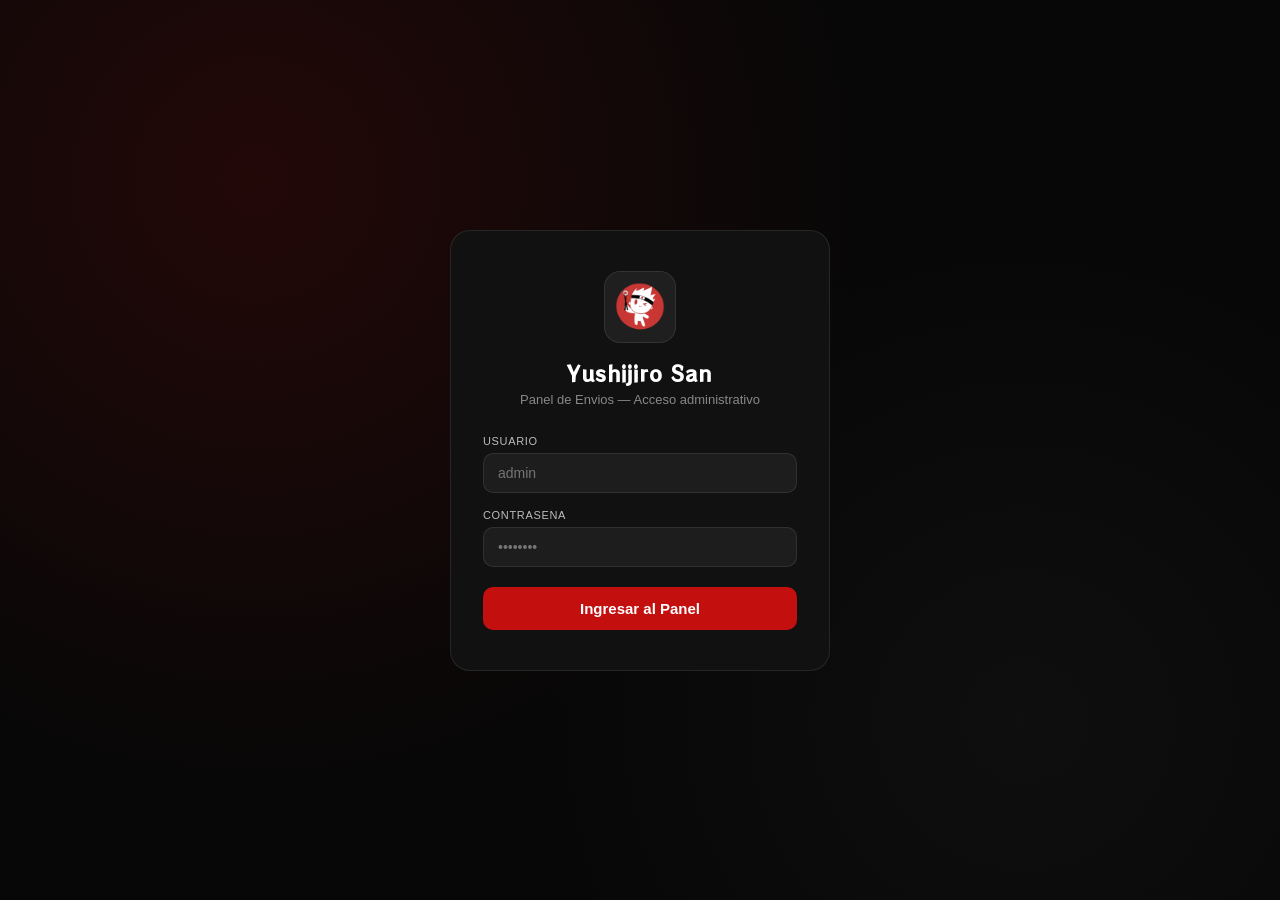
<file: panel/login.html>
<!DOCTYPE html>
<html lang="es">
<head>
    <meta charset="UTF-8">
    <meta name="viewport" content="width=device-width, initial-scale=1.0">
    <title>Acceso | Panel Yushijiro</title>
    <link rel="shortcut icon" href="../img/logo.png">
    <link href="https://fonts.googleapis.com/css2?family=RocknRoll+One&family=Viaoda+Libre&display=swap" rel="stylesheet">
    <style>
    *, *::before, *::after { margin:0; padding:0; box-sizing:border-box; }
    :root {
        --bg: #070707; --card: #111111; --border: rgba(255,255,255,0.09);
        --blanco: #fff; --gris: #888; --rojo: #c40f0f; --rojo2: #940b0b;
    }
    body {
        min-height: 100dvh;
        background: var(--bg);
        display: flex;
        align-items: center;
        justify-content: center;
        font-family: "Segoe UI", sans-serif;
        color: var(--blanco);
        background-image:
            radial-gradient(circle at 20% 20%, rgba(196,15,15,0.15), transparent 50%),
            radial-gradient(circle at 80% 80%, rgba(255,255,255,0.03), transparent 40%);
    }
    .card {
        width: 100%;
        max-width: 380px;
        padding: 40px 32px;
        background: var(--card);
        border: 1px solid var(--border);
        border-radius: 20px;
        margin: 16px;
    }
    .logo-wrap { text-align: center; margin-bottom: 28px; }
    .logo-wrap img {
        width: 72px; height: 72px;
        object-fit: contain; border-radius: 16px;
        background: rgba(255,255,255,0.06);
        padding: 10px; border: 1px solid var(--border);
        margin-bottom: 12px; display: inline-block;
    }
    .logo-wrap h1 {
        font-family: "RocknRoll One", sans-serif;
        font-size: 20px; letter-spacing: 0.04em;
    }
    .logo-wrap p { font-size: 13px; color: var(--gris); margin-top: 4px; }
    .field { margin-bottom: 16px; }
    .field label {
        display: block; font-size: 11px; color: #bdbdbd;
        text-transform: uppercase; letter-spacing: 0.06em; margin-bottom: 6px;
    }
    .field input {
        width: 100%; padding: 11px 14px;
        background: rgba(255,255,255,0.05);
        border: 1px solid var(--border);
        border-radius: 10px; color: var(--blanco);
        font-size: 14px; outline: none;
        transition: border 0.2s; font-family: inherit;
    }
    .field input:focus { border-color: rgba(255,255,255,0.3); }
    .btn {
        width: 100%; padding: 13px;
        background: var(--rojo); border: none;
        border-radius: 10px; color: #fff;
        font-size: 15px; font-weight: 600;
        cursor: pointer; transition: background 0.2s; margin-top: 4px;
    }
    .btn:hover { background: var(--rojo2); }
    .btn:disabled { opacity: 0.6; cursor: default; }
    .error {
        margin-top: 14px; padding: 10px 14px;
        background: rgba(196,15,15,0.15);
        border: 1px solid rgba(196,15,15,0.3);
        border-radius: 8px; font-size: 13px;
        color: #ff8080; display: none;
    }
    .error.show { display: block; }
    </style>
</head>
<body>
<div class="card">
    <div class="logo-wrap">
        <img src="../img/logo.png" alt="Logo Yushijiro">
        <h1>Yushijiro San</h1>
        <p>Panel de Envios &mdash; Acceso administrativo</p>
    </div>
    <form id="login-form">
        <div class="field">
            <label>Usuario</label>
            <input type="text" id="inp-user" autocomplete="username" placeholder="admin">
        </div>
        <div class="field">
            <label>Contrasena</label>
            <input type="password" id="inp-pass" autocomplete="current-password" placeholder="&bull;&bull;&bull;&bull;&bull;&bull;&bull;&bull;">
        </div>
        <button class="btn" type="submit" id="btn-submit">Ingresar al Panel</button>
        <div class="error" id="error-msg"></div>
    </form>
</div>
<script>
document.getElementById('login-form').addEventListener('submit', async e => {
    e.preventDefault();
    const user = document.getElementById('inp-user').value.trim();
    const pass = document.getElementById('inp-pass').value;
    const err  = document.getElementById('error-msg');
    const btn  = document.getElementById('btn-submit');
    err.classList.remove('show');
    if (!user || !pass) { err.textContent = 'Ingresa usuario y contrasena'; err.classList.add('show'); return; }
    btn.disabled = true;
    btn.textContent = 'Verificando...';
    try {
        const res  = await fetch('../api/panel-login.php', {
            method: 'POST',
            headers: { 'Content-Type': 'application/json' },
            credentials: 'same-origin',
            body: JSON.stringify({ user, pass })
        });
        const data = await res.json();
        if (res.ok) {
            window.location.replace('index.html');
        } else {
            err.textContent = data.error || 'Error de autenticacion';
            err.classList.add('show');
        }
    } catch {
        err.textContent = 'Error de conexion. Intenta de nuevo.';
        err.classList.add('show');
    } finally {
        btn.disabled = false;
        btn.textContent = 'Ingresar al Panel';
    }
});
</script>
</body>
</html>
</file>
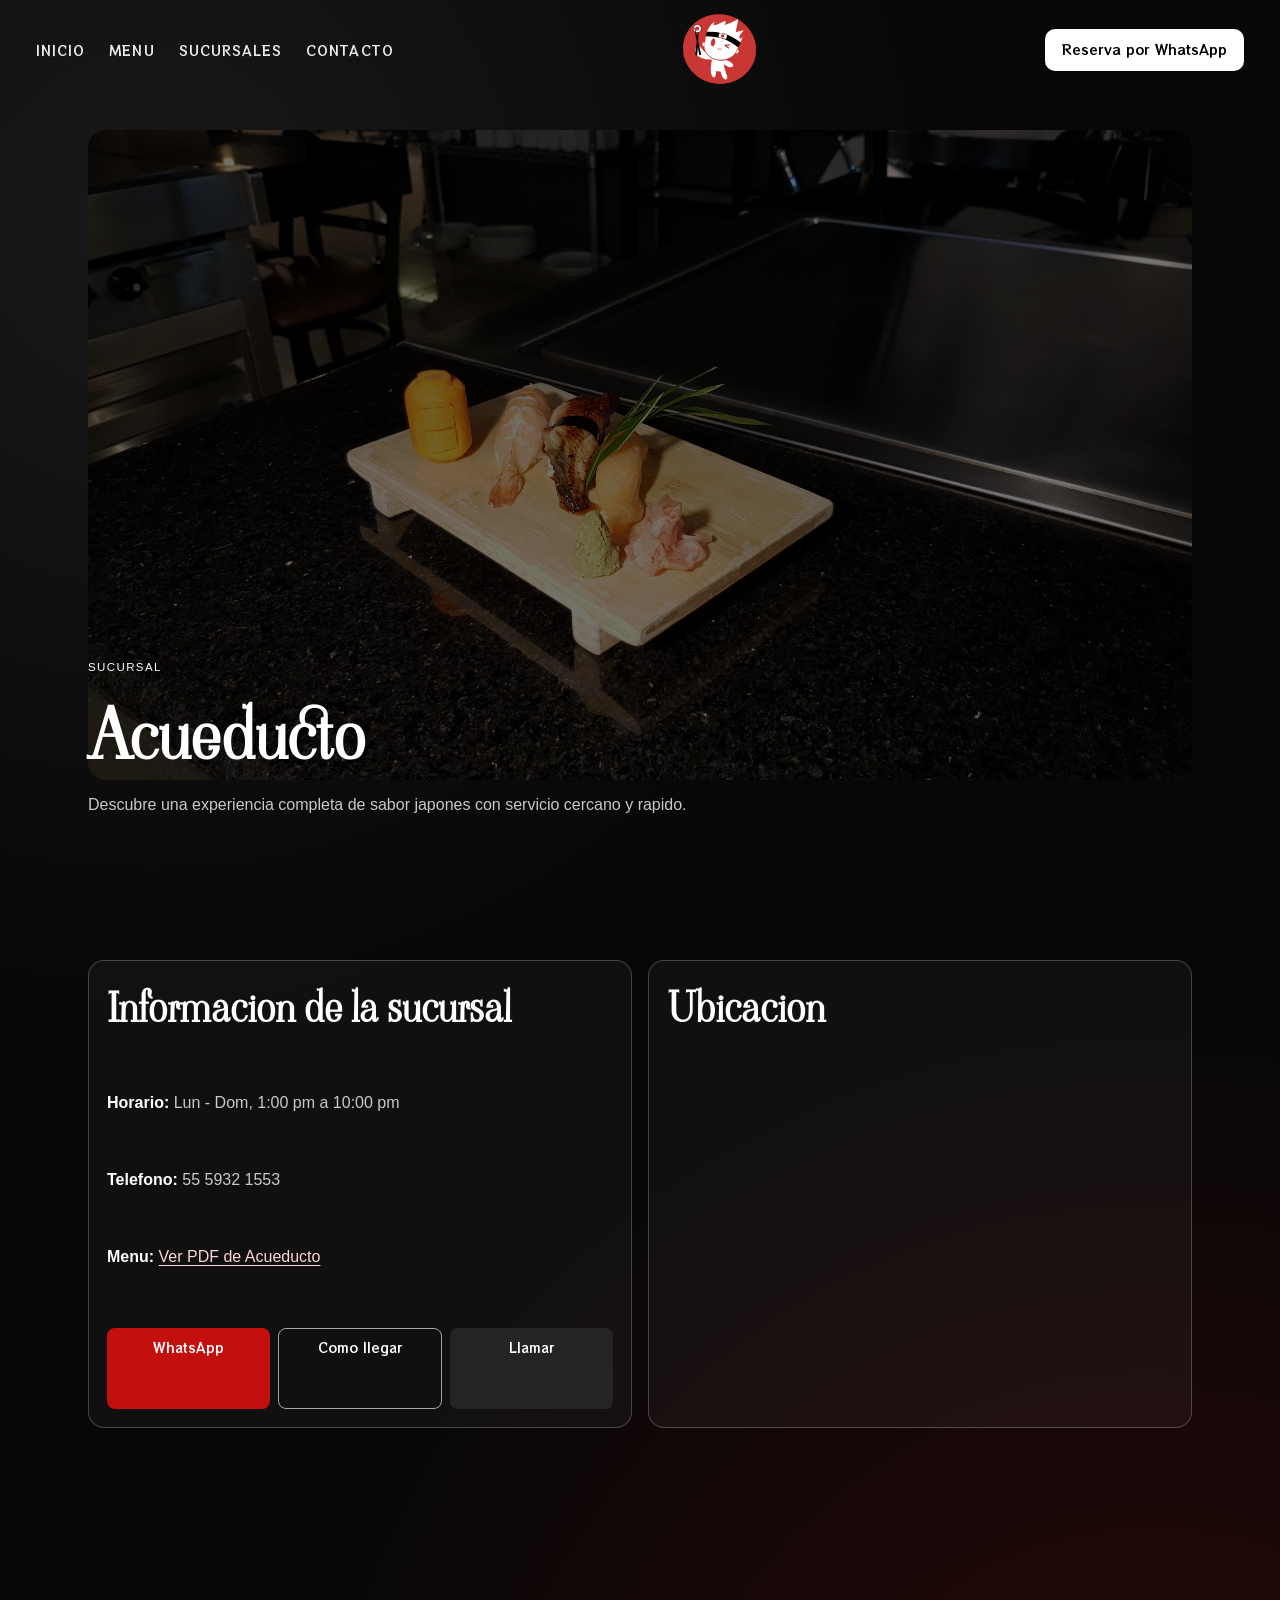
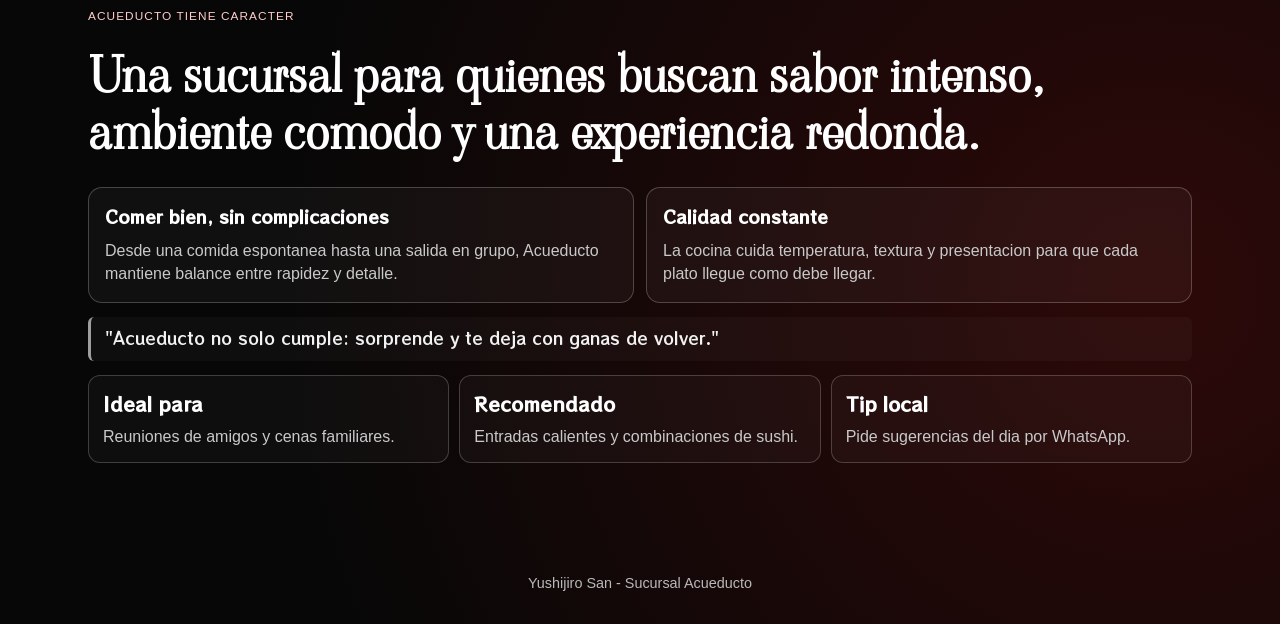
<file: sucursales/acueducto.html>
<!DOCTYPE html>
<html lang="es">
<head>
    <meta charset="UTF-8">
    <meta name="viewport" content="width=device-width, initial-scale=1.0">
    <meta name="description" content="Sucursal Acueducto de Yushijiro San: menu, mapa, telefono y WhatsApp.">
    <title>Yushijiro San | Sucursal Acueducto</title>
    <link rel="stylesheet" href="../css/main.css">
    <link rel="stylesheet" href="../css/branch.css">
    <link rel="shortcut icon" href="../img/logo.png" type="image/x-icon">
    <link rel="preconnect" href="https://fonts.googleapis.com">
    <link rel="preconnect" href="https://fonts.gstatic.com" crossorigin>
    <link href="https://fonts.googleapis.com/css2?family=Viaoda+Libre&family=RocknRoll+One&display=swap" rel="stylesheet">
</head>
<body class="sucursal-page">
    <header id="header" class="site-header">
        <nav class="main-nav" aria-label="Principal">
            <ul>
                <li><a href="../index.html#inicio">Inicio</a></li>
                <li><a href="../index.html#menu">Menu</a></li>
                <li><a href="../index.html#sucursales">Sucursales</a></li>
                <li><a href="../index.html#contacto">Contacto</a></li>
            </ul>
        </nav>
        <div class="logo">
            <a href="../index.html#inicio" class="contlogo">
                <img src="../img/logo.png" alt="Logo de Yushijiro San">
            </a>
        </div>
        <div class="reserva">
            <a href="https://wa.me/525549051932?text=Hola,%20quiero%20reservar%20en%20la%20sucursal%20Acueducto." target="_blank" rel="noopener">Reserva por WhatsApp</a>
        </div>
    </header>

    <main>
        <section class="branch-hero reveal">
            <img src="../img/galeria5.jpg" alt="Sucursal Acueducto de Yushijiro">
            <div class="branch-hero-text">
                <p class="etiqueta">Sucursal</p>
                <h1>Acueducto</h1>
                <p>Descubre una experiencia completa de sabor japones con servicio cercano y rapido.</p>
            </div>
        </section>

        <section class="branch-contenido reveal">
            <div class="branch-card">
                <h2>Informacion de la sucursal</h2>
                <p><strong>Horario:</strong> Lun - Dom, 1:00 pm a 10:00 pm</p>
                <p><strong>Telefono:</strong> 55 5932 1553</p>
                <p><strong>Menu:</strong> <a class="link-menu-pdf" href="../pdf/menu-yushijiro.pdf" target="_blank" rel="noopener">Ver PDF de Acueducto</a></p>
                <div class="branch-actions">
                    <a class="btn-sucursal" href="https://wa.me/525549051932?text=Hola,%20quiero%20reservar%20en%20la%20sucursal%20Acueducto." target="_blank" rel="noopener">WhatsApp</a>
                    <a class="btn-sucursal secundaria" href="https://maps.google.com/?q=Yushijiro%20Acueducto" target="_blank" rel="noopener">Como llegar</a>
                    <a class="btn-sucursal terciaria" href="tel:+525559321553">Llamar</a>
                </div>
            </div>
            <div class="branch-card mapa">
                <h2>Ubicacion</h2>
                <iframe src="https://www.google.com/maps/embed?pb=!1m18!1m12!1m3!1d4622.550860067242!2d-99.0297384!3d19.6811056!2m3!1f0!2f0!3f0!3m2!1i1024!2i768!4f13.1!3m3!1m2!1s0x85d1f3a80da3d491%3A0x63cdfd9bc68e333!2sYushijiro%20Acueducto!5e1!3m2!1ses-419!2smx!4v1751927562977!5m2!1ses-419!2smx"
                    loading="lazy" referrerpolicy="no-referrer-when-downgrade" title="Mapa de sucursal Acueducto"></iframe>
            </div>
        </section>

        <section class="branch-narrativa reveal">
            <p class="kicker">Acueducto tiene caracter</p>
            <h2>Una sucursal para quienes buscan sabor intenso, ambiente comodo y una experiencia redonda.</h2>
            <div class="branch-narrativa-grid">
                <article class="branch-text-block">
                    <h3>Comer bien, sin complicaciones</h3>
                    <p>Desde una comida espontanea hasta una salida en grupo, Acueducto mantiene balance entre rapidez y detalle.</p>
                </article>
                <article class="branch-text-block">
                    <h3>Calidad constante</h3>
                    <p>La cocina cuida temperatura, textura y presentacion para que cada plato llegue como debe llegar.</p>
                </article>
            </div>
            <blockquote class="branch-copy-quote">"Acueducto no solo cumple: sorprende y te deja con ganas de volver."</blockquote>
            <div class="branch-mini-grid">
                <article class="branch-mini-card">
                    <h3>Ideal para</h3>
                    <p>Reuniones de amigos y cenas familiares.</p>
                </article>
                <article class="branch-mini-card">
                    <h3>Recomendado</h3>
                    <p>Entradas calientes y combinaciones de sushi.</p>
                </article>
                <article class="branch-mini-card">
                    <h3>Tip local</h3>
                    <p>Pide sugerencias del dia por WhatsApp.</p>
                </article>
            </div>
        </section>
    </main>

    <footer>
        <p>Yushijiro San - Sucursal Acueducto</p>
    </footer>

    <script>
        const header = document.querySelector("#header");
        const revealItems = document.querySelectorAll(".reveal");
        window.addEventListener("scroll", () => header.classList.toggle("fondohead", window.scrollY > 0));
        const revealOnScroll = () => revealItems.forEach(item => {
            if (item.getBoundingClientRect().top < window.innerHeight * 0.9) item.classList.add("visible");
        });
        window.addEventListener("scroll", revealOnScroll);
        window.addEventListener("load", revealOnScroll);
    </script>
</body>
</html>
</file>
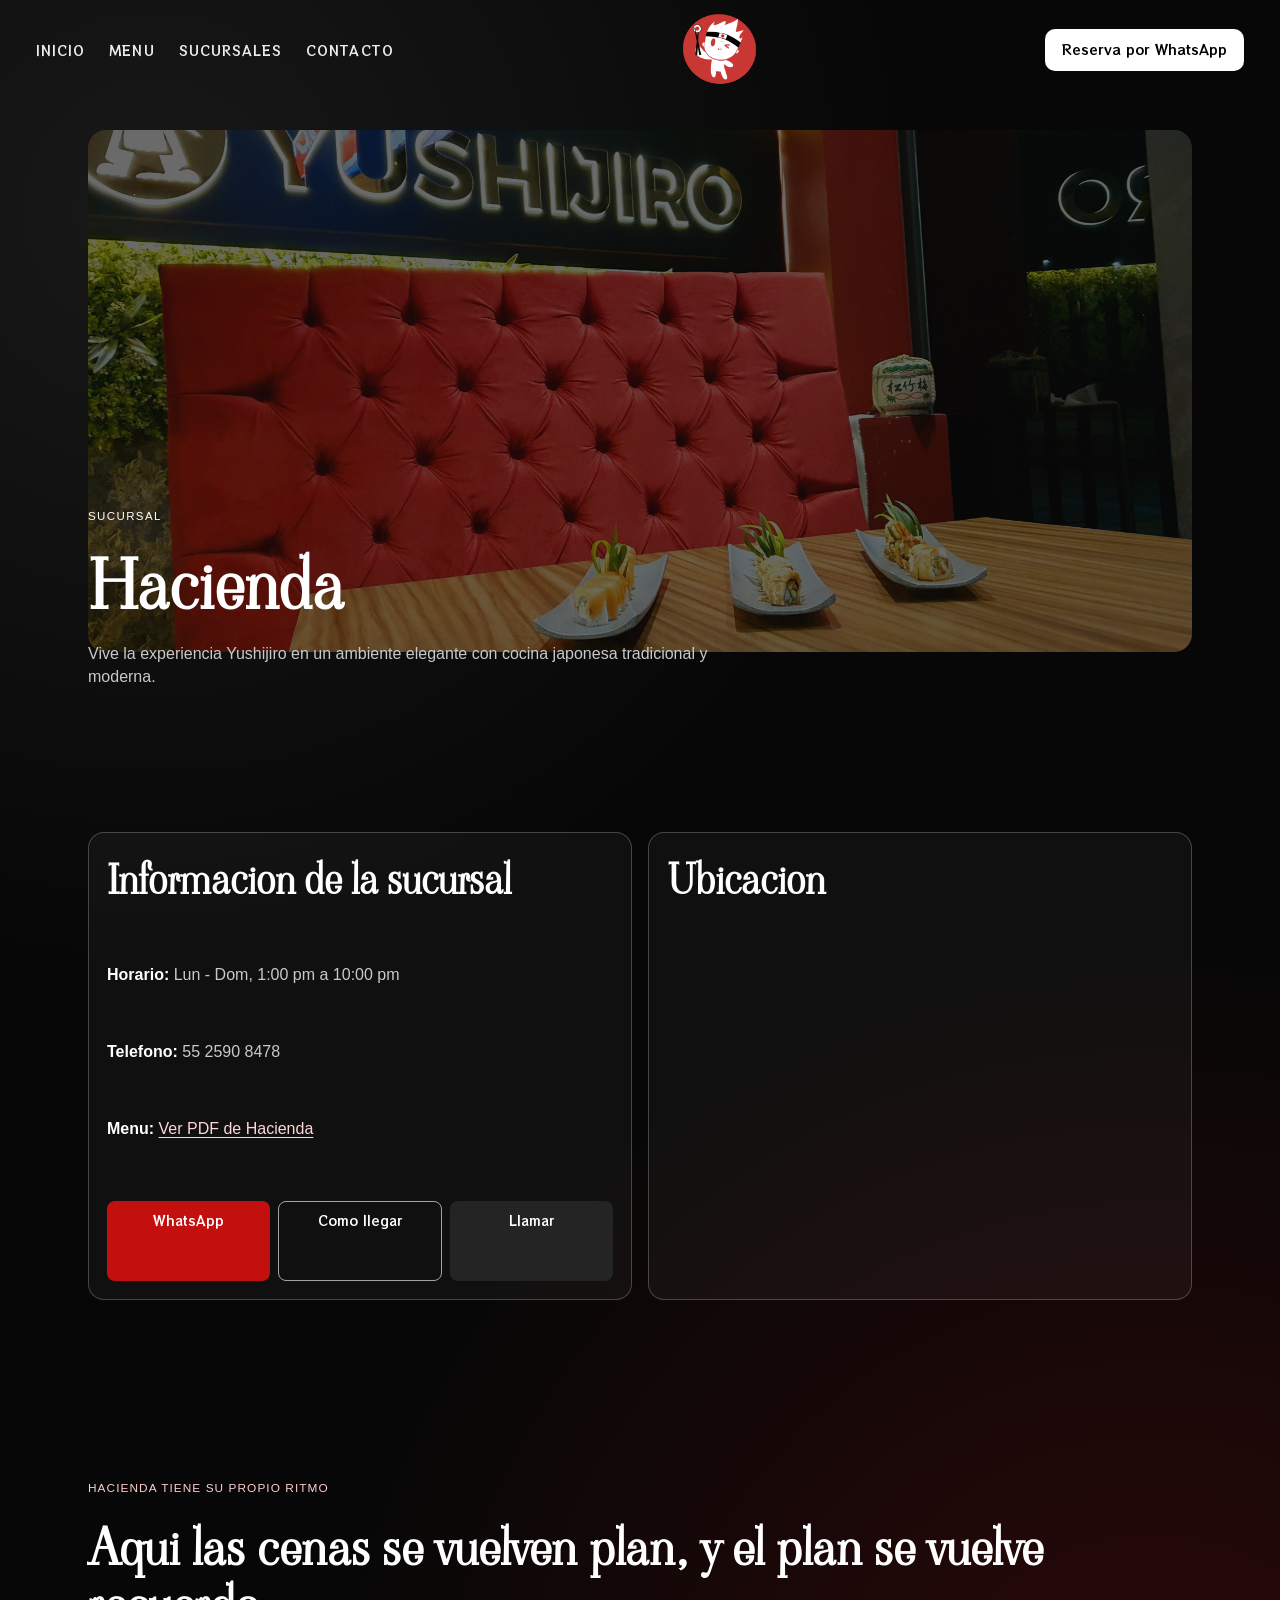
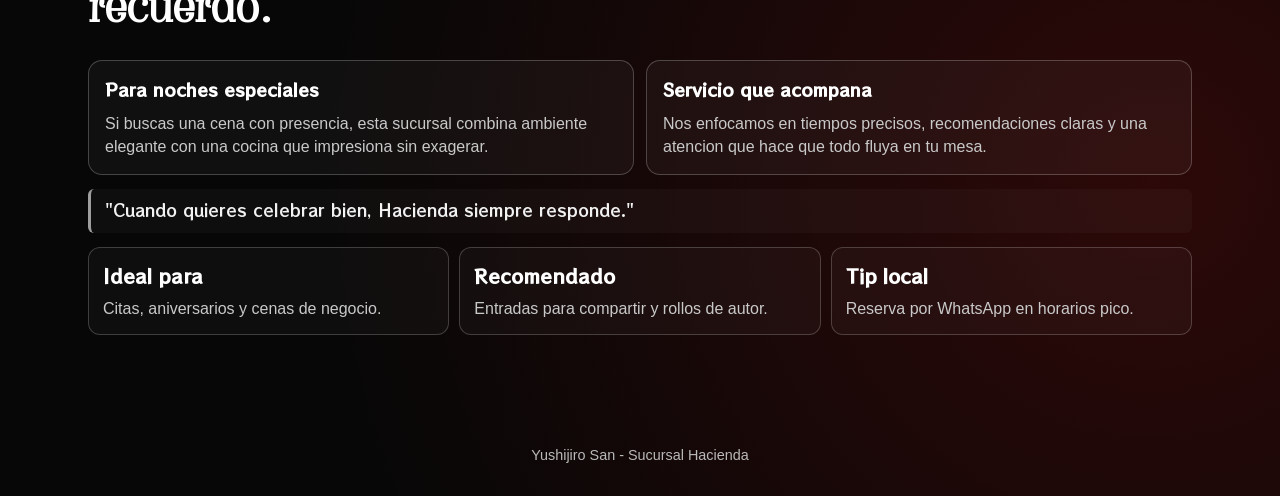
<file: sucursales/hacienda.html>
<!DOCTYPE html>
<html lang="es">
<head>
    <meta charset="UTF-8">
    <meta name="viewport" content="width=device-width, initial-scale=1.0">
    <meta name="description" content="Sucursal Hacienda de Yushijiro San: menu, mapa, telefono y WhatsApp.">
    <title>Yushijiro San | Sucursal Hacienda</title>
    <link rel="stylesheet" href="../css/main.css">
    <link rel="stylesheet" href="../css/branch.css">
    <link rel="shortcut icon" href="../img/logo.png" type="image/x-icon">
    <link rel="preconnect" href="https://fonts.googleapis.com">
    <link rel="preconnect" href="https://fonts.gstatic.com" crossorigin>
    <link href="https://fonts.googleapis.com/css2?family=Viaoda+Libre&family=RocknRoll+One&display=swap" rel="stylesheet">
</head>
<body class="sucursal-page">
    <header id="header" class="site-header">
        <nav class="main-nav" aria-label="Principal">
            <ul>
                <li><a href="../index.html#inicio">Inicio</a></li>
                <li><a href="../index.html#menu">Menu</a></li>
                <li><a href="../index.html#sucursales">Sucursales</a></li>
                <li><a href="../index.html#contacto">Contacto</a></li>
            </ul>
        </nav>
        <div class="logo">
            <a href="../index.html#inicio" class="contlogo">
                <img src="../img/logo.png" alt="Logo de Yushijiro San">
            </a>
        </div>
        <div class="reserva">
            <a href="https://wa.me/525540613338?text=Hola,%20quiero%20reservar%20en%20la%20sucursal%20Hacienda." target="_blank" rel="noopener">Reserva por WhatsApp</a>
        </div>
    </header>

    <main>
        <section class="branch-hero reveal">
            <img src="../img/galeria4.jpg" alt="Interior de la sucursal Hacienda">
            <div class="branch-hero-text">
                <p class="etiqueta">Sucursal</p>
                <h1>Hacienda</h1>
                <p>Vive la experiencia Yushijiro en un ambiente elegante con cocina japonesa tradicional y moderna.</p>
            </div>
        </section>

        <section class="branch-contenido reveal">
            <div class="branch-card">
                <h2>Informacion de la sucursal</h2>
                <p><strong>Horario:</strong> Lun - Dom, 1:00 pm a 10:00 pm</p>
                <p><strong>Telefono:</strong> 55 2590 8478</p>
                <p><strong>Menu:</strong> <a class="link-menu-pdf" href="../pdf/menu-yushijiro.pdf" target="_blank" rel="noopener">Ver PDF de Hacienda</a></p>
                <div class="branch-actions">
                    <a class="btn-sucursal" href="https://wa.me/525540613338?text=Hola,%20quiero%20reservar%20en%20la%20sucursal%20Hacienda." target="_blank" rel="noopener">WhatsApp</a>
                    <a class="btn-sucursal secundaria" href="https://maps.google.com/?q=Yushijiro%20Hacienda" target="_blank" rel="noopener">Como llegar</a>
                    <a class="btn-sucursal terciaria" href="tel:+525525908478">Llamar</a>
                </div>
            </div>
            <div class="branch-card mapa">
                <h2>Ubicacion</h2>
                <iframe src="https://www.google.com/maps/embed?pb=!1m18!1m12!1m3!1d4622.841218708099!2d-99.01701159999999!3d19.671041199999998!2m3!1f0!2f0!3f0!3m2!1i1024!2i768!4f13.1!3m3!1m2!1s0x85d1f26213190839%3A0xd70e9f851f4da89f!2sYushijiro%20Hacienda!5e1!3m2!1ses-419!2smx!4v1751926765135!5m2!1ses-419!2smx"
                    loading="lazy" referrerpolicy="no-referrer-when-downgrade" title="Mapa de sucursal Hacienda"></iframe>
            </div>
        </section>

        <section class="branch-narrativa reveal">
            <p class="kicker">Hacienda tiene su propio ritmo</p>
            <h2>Aqui las cenas se vuelven plan, y el plan se vuelve recuerdo.</h2>
            <div class="branch-narrativa-grid">
                <article class="branch-text-block">
                    <h3>Para noches especiales</h3>
                    <p>Si buscas una cena con presencia, esta sucursal combina ambiente elegante con una cocina que impresiona sin exagerar.</p>
                </article>
                <article class="branch-text-block">
                    <h3>Servicio que acompana</h3>
                    <p>Nos enfocamos en tiempos precisos, recomendaciones claras y una atencion que hace que todo fluya en tu mesa.</p>
                </article>
            </div>
            <blockquote class="branch-copy-quote">"Cuando quieres celebrar bien, Hacienda siempre responde."</blockquote>
            <div class="branch-mini-grid">
                <article class="branch-mini-card">
                    <h3>Ideal para</h3>
                    <p>Citas, aniversarios y cenas de negocio.</p>
                </article>
                <article class="branch-mini-card">
                    <h3>Recomendado</h3>
                    <p>Entradas para compartir y rollos de autor.</p>
                </article>
                <article class="branch-mini-card">
                    <h3>Tip local</h3>
                    <p>Reserva por WhatsApp en horarios pico.</p>
                </article>
            </div>
        </section>
    </main>

    <footer>
        <p>Yushijiro San - Sucursal Hacienda</p>
    </footer>

    <script>
        const header = document.querySelector("#header");
        const revealItems = document.querySelectorAll(".reveal");
        window.addEventListener("scroll", () => header.classList.toggle("fondohead", window.scrollY > 0));
        const revealOnScroll = () => revealItems.forEach(item => {
            if (item.getBoundingClientRect().top < window.innerHeight * 0.9) item.classList.add("visible");
        });
        window.addEventListener("scroll", revealOnScroll);
        window.addEventListener("load", revealOnScroll);
    </script>
</body>
</html>
</file>
<file: panel/css/panel.css>
/* ===== VARIABLES ===== */
:root {
    --negro: #070707;
    --negro-suave: #111111;
    --sidebar: #0d0d0d;
    --card: #111111;
    --card-hover: #161616;
    --border: rgba(255,255,255,0.1);
    --border-hover: rgba(255,255,255,0.22);
    --blanco: #ffffff;
    --gris: #a0a0a0;
    --gris-claro: #d0d0d0;
    --rojo: #c40f0f;
    --rojo-oscuro: #940b0b;
    --rojo-glow: rgba(196,15,15,0.18);

    --pendiente: #f59e0b;
    --pendiente-bg: rgba(245,158,11,0.12);
    --camino: #3b82f6;
    --camino-bg: rgba(59,130,246,0.12);
    --entregado: #22c55e;
    --entregado-bg: rgba(34,197,94,0.12);
    --cancelado: #ef4444;
    --cancelado-bg: rgba(239,68,68,0.12);

    --sidebar-w: 220px;
    --topbar-h: 64px;
    --radius: 14px;
    --radius-sm: 8px;
}

/* ===== RESET ===== */
*, *::before, *::after { margin: 0; padding: 0; box-sizing: border-box; }
html { scroll-behavior: smooth; }
body {
    background: var(--negro);
    color: var(--blanco);
    font-family: "Segoe UI", Tahoma, Geneva, Verdana, sans-serif;
    font-size: 0.9rem;
    line-height: 1.5;
    display: flex;
    min-height: 100vh;
}
a { color: inherit; text-decoration: none; }
button { cursor: pointer; font-family: inherit; }
img { display: block; max-width: 100%; }

/* ===== SIDEBAR ===== */
.sidebar {
    width: var(--sidebar-w);
    min-height: 100vh;
    background: var(--sidebar);
    border-right: 1px solid var(--border);
    display: flex;
    flex-direction: column;
    position: fixed;
    top: 0; left: 0;
    z-index: 100;
    transition: transform 0.3s ease;
}

.sidebar-brand {
    padding: 20px 18px 16px;
    border-bottom: 1px solid var(--border);
    display: flex;
    align-items: center;
    gap: 10px;
}
.sidebar-brand img { height: 34px; width: auto; }
.sidebar-brand-text { display: grid; }
.sidebar-brand-text strong { font-size: 0.88rem; letter-spacing: 0.04em; }
.sidebar-brand-text span { font-size: 0.7rem; color: var(--gris); }

.sidebar-nav { flex: 1; padding: 14px 10px; display: grid; gap: 2px; align-content: start; }
.nav-label {
    font-size: 0.66rem; text-transform: uppercase; letter-spacing: 0.1em;
    color: var(--gris); padding: 10px 8px 4px;
}
.nav-item {
    display: flex; align-items: center; gap: 10px;
    padding: 9px 10px; border-radius: var(--radius-sm);
    font-size: 0.85rem; color: var(--gris-claro);
    transition: background-color 0.2s ease, color 0.2s ease;
    border: 1px solid transparent;
}
.nav-item svg { flex-shrink: 0; opacity: 0.7; }
.nav-item:hover { background-color: rgba(255,255,255,0.06); color: var(--blanco); }
.nav-item:hover svg { opacity: 1; }
.nav-item.active {
    background-color: var(--rojo-glow);
    border-color: rgba(196,15,15,0.35);
    color: var(--blanco);
}
.nav-item.active svg { opacity: 1; }
.nav-badge {
    margin-left: auto; background: var(--rojo); color: #fff;
    font-size: 0.68rem; padding: 1px 6px; border-radius: 999px; font-weight: 600;
}

.sidebar-footer {
    padding: 14px 10px;
    border-top: 1px solid var(--border);
}
.sidebar-user {
    display: flex; align-items: center; gap: 10px;
    padding: 8px; border-radius: var(--radius-sm);
    transition: background-color 0.2s;
}
.sidebar-user:hover { background-color: rgba(255,255,255,0.06); }
.avatar {
    width: 34px; height: 34px; border-radius: 999px;
    background: linear-gradient(135deg, var(--rojo), #7a0707);
    display: flex; align-items: center; justify-content: center;
    font-size: 0.8rem; font-weight: 700; flex-shrink: 0;
}
.sidebar-user-info { display: grid; }
.sidebar-user-info strong { font-size: 0.82rem; }
.sidebar-user-info span { font-size: 0.7rem; color: var(--gris); }

/* ===== MAIN ===== */
.main {
    margin-left: var(--sidebar-w);
    flex: 1;
    display: flex;
    flex-direction: column;
    min-height: 100vh;
}

/* ===== TOPBAR ===== */
.topbar {
    height: var(--topbar-h);
    background: rgba(7,7,7,0.92);
    backdrop-filter: blur(12px);
    border-bottom: 1px solid var(--border);
    padding: 0 24px;
    display: flex; align-items: center; justify-content: space-between; gap: 16px;
    position: sticky; top: 0; z-index: 80;
}
.topbar-left { display: flex; align-items: center; gap: 14px; }
.topbar-title { font-size: 1.05rem; font-weight: 600; }
.topbar-sub { font-size: 0.75rem; color: var(--gris); }

.topbar-right { display: flex; align-items: center; gap: 10px; }

.topbar-search {
    display: flex; align-items: center; gap: 8px;
    background: rgba(255,255,255,0.06); border: 1px solid var(--border);
    border-radius: var(--radius-sm); padding: 7px 12px;
    transition: border-color 0.2s;
}
.topbar-search:focus-within { border-color: var(--border-hover); }
.topbar-search input {
    background: transparent; border: 0; outline: 0;
    color: var(--blanco); font-size: 0.83rem; width: 180px;
}
.topbar-search input::placeholder { color: var(--gris); }

.btn-icon {
    width: 36px; height: 36px; border-radius: var(--radius-sm);
    background: rgba(255,255,255,0.06); border: 1px solid var(--border);
    color: var(--gris-claro); display: flex; align-items: center; justify-content: center;
    transition: background-color 0.2s, color 0.2s, border-color 0.2s;
}
.btn-icon:hover { background-color: rgba(255,255,255,0.1); color: var(--blanco); border-color: var(--border-hover); }
.btn-icon.notif { position: relative; }
.notif-dot {
    position: absolute; top: 6px; right: 6px;
    width: 7px; height: 7px; border-radius: 999px;
    background: var(--rojo); border: 1px solid var(--negro);
}

.live-badge {
    display: flex; align-items: center; gap: 6px;
    background: var(--entregado-bg); border: 1px solid rgba(34,197,94,0.3);
    border-radius: 999px; padding: 5px 10px; font-size: 0.74rem; color: var(--entregado);
}
.live-dot { width: 7px; height: 7px; border-radius: 999px; background: var(--entregado); animation: pulse 1.8s infinite; }
@keyframes pulse { 0%,100% { opacity: 1; } 50% { opacity: 0.3; } }

/* ===== CONTENT ===== */
.content { padding: 24px; display: grid; gap: 22px; }

/* ===== STATS ===== */
.stats-grid {
    display: grid;
    grid-template-columns: repeat(4, minmax(0,1fr));
    gap: 14px;
}
.stat-card {
    background: var(--card); border: 1px solid var(--border);
    border-radius: var(--radius); padding: 18px;
    display: grid; gap: 10px;
    transition: border-color 0.25s, transform 0.25s;
    position: relative; overflow: hidden;
}
.stat-card::before {
    content: ""; position: absolute; top: 0; left: 0; right: 0; height: 2px;
}
.stat-card.s-pendiente::before { background: var(--pendiente); }
.stat-card.s-camino::before { background: var(--camino); }
.stat-card.s-entregado::before { background: var(--entregado); }
.stat-card.s-cancelado::before { background: var(--cancelado); }
.stat-card:hover { border-color: var(--border-hover); transform: translateY(-3px); }

.stat-top { display: flex; align-items: flex-start; justify-content: space-between; }
.stat-icon {
    width: 38px; height: 38px; border-radius: 10px;
    display: flex; align-items: center; justify-content: center;
}
.stat-icon.ic-pendiente { background: var(--pendiente-bg); color: var(--pendiente); }
.stat-icon.ic-camino    { background: var(--camino-bg);    color: var(--camino); }
.stat-icon.ic-entregado { background: var(--entregado-bg); color: var(--entregado); }
.stat-icon.ic-cancelado { background: var(--cancelado-bg); color: var(--cancelado); }
.stat-delta { font-size: 0.72rem; color: var(--gris); }
.stat-delta.up { color: var(--entregado); }
.stat-delta.down { color: var(--cancelado); }

.stat-num { font-size: 2rem; font-weight: 700; line-height: 1; }
.stat-label { font-size: 0.78rem; color: var(--gris); }

/* ===== SUCURSAL TABS ===== */
.section-header { display: flex; align-items: center; justify-content: space-between; flex-wrap: wrap; gap: 12px; }
.section-title { font-size: 1rem; font-weight: 600; }
.section-sub { font-size: 0.76rem; color: var(--gris); }

.tabs { display: flex; gap: 6px; background: var(--card); border: 1px solid var(--border); border-radius: var(--radius-sm); padding: 4px; }
.tab {
    padding: 7px 14px; border-radius: 6px; font-size: 0.82rem;
    border: 0; background: transparent; color: var(--gris);
    transition: background-color 0.2s, color 0.2s;
}
.tab:hover { color: var(--blanco); }
.tab.active { background: rgba(255,255,255,0.1); color: var(--blanco); }
.tab .tab-dot {
    display: inline-block; width: 7px; height: 7px; border-radius: 999px;
    margin-right: 5px; vertical-align: middle;
}

.filters-row { display: flex; align-items: center; gap: 8px; flex-wrap: wrap; }
.filter-btn {
    padding: 6px 12px; border-radius: 999px; font-size: 0.78rem;
    border: 1px solid var(--border); background: transparent; color: var(--gris);
    transition: all 0.2s;
}
.filter-btn:hover { border-color: var(--border-hover); color: var(--blanco); }
.filter-btn.active { background: var(--rojo); border-color: var(--rojo); color: #fff; }

/* ===== ORDERS GRID ===== */
.orders-grid { display: grid; grid-template-columns: repeat(auto-fill, minmax(300px, 1fr)); gap: 14px; }

.order-card {
    background: var(--card); border: 1px solid var(--border);
    border-radius: var(--radius); padding: 16px;
    display: grid; gap: 12px;
    transition: border-color 0.25s, transform 0.25s, box-shadow 0.25s;
    position: relative; overflow: hidden;
    cursor: pointer;
}
.order-card:hover { border-color: var(--border-hover); transform: translateY(-3px); box-shadow: 0 12px 30px rgba(0,0,0,0.3); background: var(--card-hover); }

.order-card-top { display: flex; align-items: flex-start; justify-content: space-between; gap: 8px; }
.order-num { font-size: 0.75rem; color: var(--gris); }
.order-num strong { color: var(--blanco); font-size: 0.9rem; }

.status-badge {
    display: inline-flex; align-items: center; gap: 5px;
    padding: 3px 9px; border-radius: 999px; font-size: 0.72rem; font-weight: 600;
}
.status-badge::before { content: ""; width: 6px; height: 6px; border-radius: 999px; background: currentColor; }
.sb-pendiente { background: var(--pendiente-bg); color: var(--pendiente); border: 1px solid rgba(245,158,11,0.3); }
.sb-camino    { background: var(--camino-bg);    color: var(--camino);    border: 1px solid rgba(59,130,246,0.3); }
.sb-entregado { background: var(--entregado-bg); color: var(--entregado); border: 1px solid rgba(34,197,94,0.3); }
.sb-cancelado { background: var(--cancelado-bg); color: var(--cancelado); border: 1px solid rgba(239,68,68,0.3); }

.order-customer { display: grid; gap: 2px; }
.order-customer strong { font-size: 0.9rem; }
.order-customer span { font-size: 0.78rem; color: var(--gris); display: flex; align-items: center; gap: 4px; }

.order-branch-badge {
    display: inline-flex; align-items: center; gap: 5px;
    padding: 3px 8px; border-radius: 6px; font-size: 0.7rem;
    background: rgba(255,255,255,0.06); border: 1px solid var(--border); color: var(--gris-claro);
    width: fit-content;
}
.branch-dot { width: 6px; height: 6px; border-radius: 999px; }
.bd-hacienda  { background: #f97316; }
.bd-tonanitla { background: #8b5cf6; }
.bd-acueducto { background: #06b6d4; }

.order-items { display: grid; gap: 4px; }
.order-item-row {
    display: flex; align-items: center; justify-content: space-between;
    font-size: 0.78rem; color: var(--gris-claro);
    padding: 4px 0; border-bottom: 1px solid rgba(255,255,255,0.05);
}
.order-item-row:last-child { border-bottom: 0; }
.order-item-row span:last-child { color: var(--gris); }

.order-footer { display: flex; align-items: center; justify-content: space-between; padding-top: 4px; }
.order-total { font-size: 0.88rem; }
.order-total strong { font-size: 1rem; }
.order-time { display: flex; align-items: center; gap: 4px; font-size: 0.72rem; color: var(--gris); }
.order-time.urgent { color: var(--cancelado); }

.order-actions { display: grid; grid-template-columns: 1fr 1fr; gap: 8px; }
.btn-order {
    padding: 8px; border-radius: var(--radius-sm); font-size: 0.78rem; font-weight: 500;
    border: 1px solid var(--border); background: rgba(255,255,255,0.04); color: var(--gris-claro);
    transition: all 0.2s;
}
.btn-order:hover { background: rgba(255,255,255,0.1); color: var(--blanco); border-color: var(--border-hover); }
.btn-order.primary { background: var(--rojo); border-color: var(--rojo); color: #fff; }
.btn-order.primary:hover { background: var(--rojo-oscuro); border-color: var(--rojo-oscuro); }

/* ===== MAPA + REPARTIDORES ===== */
.bottom-grid { display: grid; grid-template-columns: 1fr 340px; gap: 14px; align-items: start; }

.panel-card {
    background: var(--card); border: 1px solid var(--border);
    border-radius: var(--radius); overflow: hidden;
}
.panel-card-header {
    padding: 16px 18px; border-bottom: 1px solid var(--border);
    display: flex; align-items: center; justify-content: space-between;
}
.panel-card-header h3 { font-size: 0.9rem; }
.panel-card-body { padding: 18px; }

.map-placeholder {
    background:
        radial-gradient(circle at 30% 40%, rgba(196,15,15,0.08), transparent 50%),
        radial-gradient(circle at 70% 60%, rgba(59,130,246,0.06), transparent 50%),
        linear-gradient(180deg, #0d0d0d, #090909);
    height: 320px;
    display: flex; align-items: center; justify-content: center;
    position: relative; overflow: hidden;
}
.map-grid {
    position: absolute; inset: 0;
    background-image:
        linear-gradient(rgba(255,255,255,0.03) 1px, transparent 1px),
        linear-gradient(90deg, rgba(255,255,255,0.03) 1px, transparent 1px);
    background-size: 40px 40px;
}
.map-pin {
    position: absolute; display: flex; flex-direction: column; align-items: center; gap: 2px;
}
.map-pin-dot {
    width: 14px; height: 14px; border-radius: 999px;
    border: 2px solid #fff; box-shadow: 0 0 0 4px rgba(255,255,255,0.12);
    animation: pingMap 2s infinite;
}
@keyframes pingMap { 0%,100% { box-shadow: 0 0 0 4px rgba(255,255,255,0.12); } 50% { box-shadow: 0 0 0 8px rgba(255,255,255,0.04); } }
.map-pin-label {
    font-size: 0.65rem; background: rgba(0,0,0,0.8); border: 1px solid var(--border);
    padding: 2px 6px; border-radius: 4px; white-space: nowrap;
}
.map-pin.hacienda  .map-pin-dot { background: #f97316; }
.map-pin.tonanitla .map-pin-dot { background: #8b5cf6; }
.map-pin.acueducto .map-pin-dot { background: #06b6d4; }
.map-pin.repartidor .map-pin-dot { background: #22c55e; width: 10px; height: 10px; }
.map-route {
    position: absolute; top: 0; left: 0; width: 100%; height: 100%;
    pointer-events: none;
}
.map-empty-label { position: relative; z-index: 1; font-size: 0.8rem; color: var(--gris); }

/* ===== REPARTIDORES ===== */
.repartidor-list { display: grid; gap: 10px; }
.repartidor-item {
    display: flex; align-items: center; gap: 12px;
    padding: 12px; border-radius: var(--radius-sm);
    border: 1px solid var(--border); background: rgba(255,255,255,0.03);
    transition: border-color 0.2s, background-color 0.2s;
}
.repartidor-item:hover { border-color: var(--border-hover); background: rgba(255,255,255,0.05); }
.rep-avatar {
    width: 36px; height: 36px; border-radius: 999px; flex-shrink: 0;
    display: flex; align-items: center; justify-content: center;
    font-size: 0.82rem; font-weight: 700;
    background: linear-gradient(135deg, #1a1a1a, #2a2a2a);
    border: 2px solid;
}
.rep-avatar.libre     { border-color: var(--entregado); }
.rep-avatar.ocupado   { border-color: var(--camino); }
.rep-avatar.inactivo  { border-color: rgba(255,255,255,0.2); }
.rep-info { flex: 1; display: grid; gap: 2px; }
.rep-info strong { font-size: 0.84rem; }
.rep-info span { font-size: 0.72rem; color: var(--gris); }
.rep-status { font-size: 0.7rem; padding: 3px 8px; border-radius: 999px; font-weight: 600; }
.rep-status.libre    { background: var(--entregado-bg); color: var(--entregado); }
.rep-status.ocupado  { background: var(--camino-bg);    color: var(--camino); }
.rep-status.inactivo { background: rgba(255,255,255,0.06); color: var(--gris); }

/* ===== RESUMEN SUCURSALES ===== */
.branch-summary { display: grid; grid-template-columns: repeat(3,1fr); gap: 10px; }
.branch-summary-card {
    border: 1px solid var(--border); border-radius: var(--radius-sm);
    padding: 14px; display: grid; gap: 8px;
    transition: border-color 0.2s;
}
.branch-summary-card:hover { border-color: var(--border-hover); }
.bsc-top { display: flex; align-items: center; gap: 8px; }
.bsc-dot { width: 10px; height: 10px; border-radius: 999px; }
.bsc-name { font-size: 0.84rem; font-weight: 600; }
.bsc-stats { display: grid; gap: 3px; }
.bsc-stat { display: flex; justify-content: space-between; font-size: 0.74rem; color: var(--gris); }
.bsc-stat span:last-child { color: var(--gris-claro); font-weight: 500; }

/* ===== EMPTY STATE ===== */
.empty-state { text-align: center; padding: 48px 20px; color: var(--gris); }
.empty-state svg { opacity: 0.3; margin: 0 auto 12px; }
.empty-state p { font-size: 0.84rem; }

/* ===== SCROLLBAR ===== */
::-webkit-scrollbar { width: 6px; }
::-webkit-scrollbar-track { background: transparent; }
::-webkit-scrollbar-thumb { background: rgba(255,255,255,0.12); border-radius: 3px; }
::-webkit-scrollbar-thumb:hover { background: rgba(255,255,255,0.22); }

/* ===== RESPONSIVE ===== */
@media (max-width: 1100px) {
    .stats-grid { grid-template-columns: repeat(2,1fr); }
    .bottom-grid { grid-template-columns: 1fr; }
}
@media (max-width: 860px) {
    :root { --sidebar-w: 0px; }
    .sidebar { transform: translateX(-220px); }
    .sidebar.open { transform: translateX(0); width: 220px; }
    .topbar { padding: 0 16px; }
    .content { padding: 16px; }
    .branch-summary { grid-template-columns: 1fr; }
}
@media (max-width: 620px) {
    .stats-grid { grid-template-columns: 1fr 1fr; }
    .orders-grid { grid-template-columns: 1fr; }
    .topbar-search { display: none; }
}
</file>
<file: css/main.css>
/* ===== VARIABLES ===== */
:root {
    --negro: #070707;
    --negro-suave: #111111;
    --blanco: #ffffff;
    --gris: #c9c9c9;
    --rojo: #c40f0f;
    --rojo-oscuro: #940b0b;
    --ancho: 1200px;
}

/* ===== RESET ===== */
* { margin: 0; padding: 0; box-sizing: border-box; }
html { scroll-behavior: smooth; }

body {
    color: var(--blanco);
    font-family: "RocknRoll One", sans-serif;
    line-height: 1.45;
    background:
        radial-gradient(circle at 12% 10%, rgba(255,255,255,0.07), transparent 35%),
        radial-gradient(circle at 90% 85%, rgba(196,15,15,0.2), transparent 40%),
        var(--negro);
}
body.sin-scroll { overflow: hidden; }

img { display: block; width: 100%; height: auto; }
a { color: inherit; text-decoration: none; }
p { font-family: "Segoe UI", Tahoma, Geneva, Verdana, sans-serif; color: var(--gris); }
main section { padding: 90px min(6vw, 48px); }

/* ===== HEADER ===== */
.site-header {
    position: fixed; top: 0; left: 0; width: 100%;
    min-height: 100px; padding: 8px min(4vw, 36px);
    display: flex; align-items: center; justify-content: space-between; gap: 20px;
    z-index: 50; transition: background-color 0.3s ease, box-shadow 0.3s ease;
}
.site-header.fondohead {
    background-color: rgba(0,0,0,0.85);
    box-shadow: 0 8px 24px rgba(0,0,0,0.35);
}
.main-nav ul { list-style: none; display: flex; align-items: center; gap: clamp(10px,2vw,24px); }
.main-nav a {
    text-transform: uppercase; letter-spacing: 0.08em; font-size: 0.83rem;
    opacity: 0.92; transition: opacity 0.25s ease, color 0.25s ease; position: relative;
}
.main-nav a::after {
    content: ""; position: absolute; left: 0; bottom: -4px;
    width: 100%; height: 1px;
    background: linear-gradient(90deg, transparent, #fff, transparent);
    transform: scaleX(0); transform-origin: center; transition: transform 0.25s ease;
}
.main-nav a:hover { opacity: 1; color: #fff; }
.main-nav a:hover::after { transform: scaleX(1); }
.logo { display: flex; justify-content: center; align-items: center; }
.logo img { height: clamp(56px,6vw,82px); width: auto; }
.reserva { display: flex; justify-content: flex-end; }
.reserva a {
    background-color: var(--blanco); color: #000; padding: 10px 16px;
    border-radius: 10px; border: 1px solid transparent; font-size: 0.86rem;
    transition: background-color 0.25s ease, color 0.25s ease, border-color 0.25s ease;
}
.reserva a:hover { background-color: transparent; color: var(--blanco); border-color: var(--blanco); }

/* ===== BOTONES ===== */
.btn {
    display: inline-flex; align-items: center; justify-content: center;
    padding: 10px 16px; border-radius: 10px; font-size: 0.9rem;
    border: 1px solid transparent; transition: transform 0.2s ease, background-color 0.2s ease, border-color 0.2s ease;
}
.btn:hover { transform: translateY(-2px); }
.btn-primario { background-color: var(--rojo); }
.btn-primario:hover { background-color: var(--rojo-oscuro); }
.btn-linea { border-color: rgba(255,255,255,0.75); background-color: rgba(255,255,255,0.08); }
.btn-linea:hover { background-color: rgba(255,255,255,0.18); }

/* ===== PORTADA ===== */
.portada {
    min-height: 100svh; position: relative;
    display: flex; align-items: flex-end; padding-top: 130px;
}
.portada::after {
    content: ""; position: absolute; inset: 0;
    background:
        radial-gradient(circle at 20% 18%, rgba(255,255,255,0.08), transparent 42%),
        linear-gradient(175deg, rgba(0,0,0,0.34), rgba(0,0,0,0.7) 58%, rgba(0,0,0,0.85));
    z-index: 0;
}
.fondo { position: absolute; inset: 0; }
.fondos {
    position: absolute; inset: 0; width: 100%; height: 100%;
    object-fit: cover; object-position: center;
    filter: brightness(0.62) saturate(0.92) contrast(1.08);
}
.txtportada {
    position: relative; z-index: 1; max-width: 760px;
    margin: 0 auto; width: 100%; padding-bottom: clamp(30px,10vh,100px);
}
.etiqueta {
    display: inline-block; margin-bottom: 12px; color: var(--blanco);
    text-transform: uppercase; letter-spacing: 0.12em; font-size: 0.72rem;
}
.txtportada h1 {
    font-family: "Viaoda Libre", serif;
    font-size: clamp(2rem,6vw,4.8rem); line-height: 1.1;
    letter-spacing: 0.05em; margin-bottom: 24px;
}
.acciones-hero { display: flex; flex-wrap: wrap; gap: 12px; }

/* ===== KICKER ===== */
.kicker {
    color: #ffcdcd; text-transform: uppercase;
    letter-spacing: 0.09em; font-size: 0.74rem; margin-bottom: 8px;
}

/* ===== SECCIÓN QS ===== */
.qs {
    max-width: var(--ancho); margin: 0 auto;
    display: grid; grid-template-columns: minmax(0,1.05fr) minmax(0,0.95fr);
    align-items: center; gap: clamp(24px,4vw,56px);
}
.txtqs h2, .galeria h2, .menu-destacado h2,
.testimonios h2, .faq h2, .sucursales h2, .contacto-general h2 {
    font-family: "Viaoda Libre", serif;
    font-size: clamp(2rem,5vw,3.2rem); margin-bottom: 12px;
}
.txtqs h3 { font-size: clamp(1rem,2.4vw,1.6rem); margin-bottom: 14px; }
.txtqs p { max-width: 56ch; }
.imgqs { width: 100%; }
.zonaqs { border: 1px solid rgba(255,255,255,0.22); border-radius: 16px; overflow: hidden; background: linear-gradient(160deg,#171717,#101010); }
.zonaqs img { aspect-ratio: 16/10; object-fit: cover; }
.txtzonaqs { padding: 18px; display: grid; gap: 12px; }
.txtzonaqs h3 { font-size: clamp(1rem,2.4vw,1.4rem); }

/* ===== GALERÍA ===== */
.galeria { max-width: var(--ancho); margin: 0 auto; text-align: center; }
.galeria p { margin-bottom: 22px; }
.imgsgal { display: grid; grid-template-columns: repeat(6,minmax(0,1fr)); gap: 14px; }
.imggal { border: 1px solid rgba(255,255,255,0.28); border-radius: 12px; overflow: hidden; grid-column: span 2; }
.imgsgal .imggal:nth-child(4) { grid-column: 2 / span 2; }
.imgsgal .imggal:nth-child(5) { grid-column: 4 / span 2; }
.imggal img { aspect-ratio: 16/10; object-fit: cover; filter: grayscale(100%); transition: transform 0.35s ease, filter 0.35s ease; }
.imggal img:hover { transform: scale(1.04); filter: grayscale(0%); }

/* ===== MANIFIESTO ===== */
.menu-destacado, .manifiesto, .carta-casa,
.editorial-doble, .ritual, .cta-poetica,
.testimonios, .faq { max-width: var(--ancho); margin: 0 auto; }

.manifiesto { text-align: center; }
.manifiesto h2, .cta-poetica h2, .branch-narrativa h2 {
    font-family: "Viaoda Libre", serif;
    font-size: clamp(2rem,5vw,3.1rem); line-height: 1.15; margin-bottom: 12px;
}
.manifiesto-texto { max-width: 72ch; margin: 0 auto 20px; }
.impacto-grid { display: grid; grid-template-columns: repeat(3,minmax(0,1fr)); gap: 12px; }
.impacto-card {
    border: 1px solid rgba(255,255,255,0.22); border-radius: 14px;
    background-color: rgba(255,255,255,0.04); padding: 16px;
    display: grid; gap: 10px; text-align: left;
    transition: transform 0.25s ease, border-color 0.25s ease, background-color 0.25s ease;
}
.impacto-card:hover { transform: translateY(-4px); border-color: rgba(255,255,255,0.44); background-color: rgba(255,255,255,0.07); }
.impacto-card h3 { font-size: 1.1rem; }

/* ===== CTA ===== */
.cta-poetica {
    border: 1px solid rgba(255,255,255,0.22); border-radius: 18px;
    background: radial-gradient(circle at 80% 0%, rgba(255,255,255,0.1), transparent 40%),
        linear-gradient(140deg, rgba(196,15,15,0.28), rgba(255,255,255,0.03));
    text-align: center; display: grid; gap: 12px;
}
.cta-poetica p { max-width: 62ch; margin: 0 auto; }

/* ===== CARTA CASA ===== */
.carta-casa {
    border: 1px solid rgba(255,255,255,0.2); border-radius: 18px;
    background: linear-gradient(180deg, rgba(255,255,255,0.05), rgba(255,255,255,0.01));
    padding: clamp(24px,4vw,42px); display: grid; gap: 12px;
}
.carta-casa h2 { font-family: "Viaoda Libre", serif; font-size: clamp(2rem,5vw,3rem); line-height: 1.15; }
.carta-casa p { max-width: 68ch; }
.firma-casa { margin-top: 6px; color: #f4d9d9; letter-spacing: 0.08em; text-transform: uppercase; font-size: 0.78rem; }

/* ===== EDITORIAL ===== */
.editorial-doble { display: grid; grid-template-columns: repeat(2,minmax(0,1fr)); gap: 14px; }
.editorial-bloque {
    border: 1px solid rgba(255,255,255,0.2); border-radius: 16px;
    background-color: rgba(255,255,255,0.03); padding: 18px; display: grid; gap: 10px;
}
.editorial-bloque h3 { font-family: "Viaoda Libre", serif; font-size: clamp(1.55rem,3.3vw,2.15rem); line-height: 1.2; }

/* ===== RITUAL ===== */
.ritual { display: grid; gap: 12px; }
.ritual h2 { font-family: "Viaoda Libre", serif; font-size: clamp(2rem,5vw,3rem); line-height: 1.15; }
.ritual-intro { max-width: 62ch; }
.ritual-grid { display: grid; grid-template-columns: repeat(4,minmax(0,1fr)); gap: 10px; }
.ritual-paso {
    border: 1px solid rgba(255,255,255,0.22); border-radius: 14px;
    background-color: rgba(255,255,255,0.03); padding: 14px; display: grid; gap: 10px;
}
.ritual-paso span {
    width: 38px; height: 38px; border-radius: 999px;
    background-color: rgba(255,255,255,0.08); border: 1px solid rgba(255,255,255,0.3);
    display: inline-flex; align-items: center; justify-content: center;
    font-size: 0.76rem; color: #ffd7d7;
}
.ritual-paso h3 { font-size: 1.05rem; }

/* ===== MENÚ PDF ===== */
.menu-pdf-grid { display: grid; grid-template-columns: repeat(2,minmax(0,1fr)); gap: 14px; }
.menu-pdf-card {
    border: 1px solid rgba(255,255,255,0.2); border-radius: 14px;
    background-color: rgba(255,255,255,0.04); padding: 16px; display: grid; gap: 12px;
    transition: transform 0.28s ease, border-color 0.28s ease, box-shadow 0.28s ease;
    position: relative; overflow: hidden;
}
.menu-pdf-card::before {
    content: ""; position: absolute; inset: -120% -50% auto; height: 70%;
    background: linear-gradient(90deg, transparent, rgba(255,255,255,0.15), transparent);
    transform: rotate(8deg); transition: transform 0.5s ease;
}
.menu-pdf-card:hover { transform: translateY(-6px); border-color: rgba(255,255,255,0.45); box-shadow: 0 16px 40px rgba(0,0,0,0.35); }
.menu-pdf-card:hover::before { transform: translateY(170%) rotate(8deg); }
.menu-pdf-card h3 { font-size: 1.2rem; }
.menu-pdf-acciones { display: flex; flex-wrap: wrap; gap: 10px; }
.menu-pdf-nota { margin-top: 14px; }
.menu-pdf-nota p { font-size: 0.95rem; color: #d8d8d8; }

/* ===== TESTIMONIOS ===== */
.testimonios-grid { display: grid; grid-template-columns: repeat(3,minmax(0,1fr)); gap: 12px; }
.testimonio {
    border: 1px solid rgba(255,255,255,0.2); border-radius: 14px; padding: 18px;
    display: grid; gap: 12px; background-color: rgba(255,255,255,0.03);
    transition: transform 0.25s ease, border-color 0.25s ease, background-color 0.25s ease;
}
.testimonio:hover { transform: translateY(-5px); border-color: rgba(255,255,255,0.45); background-color: rgba(255,255,255,0.06); }
.testimonio p { color: #dedede; }
.testimonio h3 { font-size: 0.95rem; color: #ffcdcd; font-weight: 400; }

/* ===== FAQ ===== */
.faq-lista { margin-top: 8px; display: grid; gap: 10px; }
.faq-item {
    border: 1px solid rgba(255,255,255,0.24); border-radius: 10px;
    overflow: hidden; background-color: rgba(255,255,255,0.03);
    transition: border-color 0.25s ease, transform 0.25s ease, background-color 0.25s ease;
}
.faq-item:hover { transform: translateY(-2px); border-color: rgba(255,255,255,0.4); background-color: rgba(255,255,255,0.06); }
.faq-question {
    width: 100%; border: 0; background: transparent; color: var(--blanco);
    display: flex; align-items: center; justify-content: space-between; gap: 10px;
    padding: 14px; cursor: pointer; text-align: left;
    font-family: "RocknRoll One", sans-serif; font-size: 0.92rem;
}
.faq-question .simbolo { font-size: 1.2rem; line-height: 1; transition: transform 0.2s ease; }
.faq-answer { max-height: 0; overflow: hidden; transition: max-height 0.25s ease; }
.faq-answer p { padding: 0 14px 14px; }
.faq-item.abierto .faq-answer { max-height: 220px; }
.faq-item.abierto .faq-question .simbolo { transform: rotate(45deg); }

/* ===== REVEAL ===== */
.reveal { opacity: 0; transform: translateY(24px); transition: opacity 0.55s ease, transform 0.55s ease; }
.reveal.visible { opacity: 1; transform: translateY(0); }

/* ===== SUCURSALES (index) ===== */
.sucursales { max-width: var(--ancho); margin: 0 auto; text-align: center; }
.sucursales-resumen { display: grid; grid-template-columns: repeat(3,minmax(0,1fr)); gap: 16px; align-items: stretch; }
.sucursal-resumen {
    border: 1px solid rgba(255,255,255,0.22); border-radius: 16px; overflow: hidden;
    background-color: rgba(255,255,255,0.04); text-align: left;
    transition: transform 0.28s ease, border-color 0.28s ease, box-shadow 0.28s ease;
    display: flex; flex-direction: column; min-height: 100%;
}
.sucursal-resumen:hover { transform: translateY(-6px); border-color: rgba(255,255,255,0.45); box-shadow: 0 18px 38px rgba(0,0,0,0.3); }
.sucursal-resumen img { width: 100%; aspect-ratio: 16/9; object-fit: cover; }
.sucursal-resumen-info { padding: 14px; display: flex; flex-direction: column; gap: 10px; flex: 1; }
.sucursal-resumen-info h3 { font-size: 1.2rem; }
.sucursal-resumen-info .btn { margin-top: auto; width: 100%; }
.subtitulo { margin-bottom: 20px; }

/* ===== CONTACTO ===== */
.contacto-general { max-width: var(--ancho); margin: 0 auto; text-align: center; }
.contacto-grid { margin-top: 16px; display: grid; grid-template-columns: repeat(3,minmax(0,1fr)); gap: 12px; }
.item-contacto {
    border: 1px solid rgba(255,255,255,0.2); border-radius: 10px; padding: 14px;
    background-color: rgba(255,255,255,0.04);
    transition: background-color 0.25s ease, transform 0.25s ease, border-color 0.25s ease;
}
.item-contacto:hover { background-color: rgba(255,255,255,0.1); transform: translateY(-4px); border-color: rgba(255,255,255,0.45); }

/* ===== WHATSAPP FLOAT ===== */
.whatsapp-float {
    position: fixed; right: 18px; bottom: 18px; z-index: 70;
    background-color: #1fa85b; color: #fff; font-size: 0.9rem;
    border-radius: 999px; padding: 11px 16px;
    border: 1px solid rgba(255,255,255,0.25); box-shadow: 0 10px 22px rgba(0,0,0,0.35);
    transition: transform 0.2s ease, background-color 0.2s ease;
    cursor: pointer; font-family: "RocknRoll One", sans-serif;
}
.whatsapp-float:hover { transform: translateY(-2px); background-color: #1a944f; }

/* ===== WA MODAL ===== */
.wa-modal[hidden] { display: none; }
.wa-modal { position: fixed; inset: 0; z-index: 120; display: grid; place-items: center; padding: 16px; }
.wa-modal-backdrop { position: absolute; inset: 0; border: 0; background: rgba(0,0,0,0.72); backdrop-filter: blur(4px); cursor: pointer; }
.wa-modal-panel {
    position: relative; width: min(94vw,520px);
    border: 1px solid rgba(255,255,255,0.24); border-radius: 20px;
    background: radial-gradient(circle at 20% 0%, rgba(255,255,255,0.09), transparent 45%),
        linear-gradient(180deg, rgba(24,24,24,0.98), rgba(11,11,11,0.98));
    box-shadow: 0 30px 80px rgba(0,0,0,0.45); padding: 22px; z-index: 1;
    animation: waModalIn 0.28s ease; text-align: center;
}
@keyframes waModalIn {
    from { opacity: 0; transform: translateY(12px) scale(0.98); }
    to   { opacity: 1; transform: translateY(0) scale(1); }
}
.wa-modal-close {
    position: absolute; top: 10px; right: 10px; width: 30px; height: 30px;
    border-radius: 999px; border: 1px solid rgba(255,255,255,0.3);
    background: rgba(255,255,255,0.06); color: var(--blanco); cursor: pointer; font-size: 0.95rem;
}
.wa-modal-kicker { color: #8fd6ac; text-transform: uppercase; letter-spacing: 0.08em; font-size: 0.72rem; margin-bottom: 6px; }
.wa-modal-panel h3 { font-family: "Viaoda Libre", serif; font-size: clamp(1.6rem,4vw,2.3rem); line-height: 1.2; margin-bottom: 8px; max-width: 22ch; margin-left: auto; margin-right: auto; }
.wa-modal-text { margin-bottom: 14px; max-width: 40ch; margin-left: auto; margin-right: auto; }
.wa-opciones { display: grid; gap: 10px; text-align: left; }
.wa-opcion {
    border: 1px solid rgba(255,255,255,0.25); border-radius: 12px; padding: 12px 14px;
    background: rgba(255,255,255,0.03); display: flex; align-items: baseline;
    justify-content: space-between; gap: 10px;
    transition: transform 0.2s ease, background-color 0.2s ease, border-color 0.2s ease;
}
.wa-opcion:hover { transform: translateY(-2px); background: rgba(31,168,91,0.12); border-color: rgba(143,214,172,0.7); }
.wa-opcion span { color: #8fd6ac; font-size: 0.82rem; font-family: "Segoe UI", Tahoma, Geneva, Verdana, sans-serif; }

/* ===== FOOTER ===== */
footer { padding: 20px min(6vw,48px) 30px; text-align: center; }
footer p { font-size: 0.9rem; color: #b9b9b9; }

/* ===== RESPONSIVE ===== */
@media (max-width: 1100px) {
    .menu-pdf-grid, .impacto-grid, .ritual-grid,
    .sucursales-resumen, .testimonios-grid { grid-template-columns: repeat(2,minmax(0,1fr)); }
    .contacto-grid { grid-template-columns: repeat(2,minmax(0,1fr)); }
    .editorial-doble { grid-template-columns: 1fr; }
}
@media (max-width: 860px) {
    .site-header { flex-wrap: wrap; min-height: auto; padding: 10px 16px; gap: 10px 16px; background-color: rgba(0,0,0,0.65); }
    .logo { order: 1; }
    .reserva { order: 2; margin-left: auto; }
    .main-nav { order: 3; width: 100%; }
    .main-nav ul { justify-content: space-between; flex-wrap: wrap; gap: 10px; }
    .portada { padding-top: 160px; }
    .qs { grid-template-columns: 1fr; }
    .imgsgal { grid-template-columns: repeat(2,minmax(0,1fr)); }
    .imggal, .imgsgal .imggal:nth-child(4), .imgsgal .imggal:nth-child(5) { grid-column: auto; }
}
@media (max-width: 620px) {
    main section { padding: 74px 14px; }
    .txtportada h1 { font-size: 1.95rem; max-width: 12ch; }
    .acciones-hero { width: 100%; }
    .acciones-hero .btn { width: 100%; }
    .imgsgal { grid-template-columns: 1fr; }
    .menu-pdf-grid, .impacto-grid, .ritual-grid,
    .sucursales-resumen, .testimonios-grid { grid-template-columns: 1fr; }
    .contacto-grid { grid-template-columns: 1fr; }
    .whatsapp-float { right: 12px; bottom: 12px; }
    .wa-modal-panel { padding: 28px 14px 14px; }
    .wa-opcion { flex-direction: column; align-items: flex-start; }
}
@media (prefers-reduced-motion: reduce) {
    .reveal { opacity: 1; transform: none; transition: none; }
    .btn, .menu-pdf-card, .whatsapp-float { transition: none; }
    .wa-modal-panel { animation: none; }
    .wa-opcion { transition: none; }
    .main-nav a::after { transition: none; }
}
</file>
<file: css/branch.css>
/* ===== SUCURSAL PAGES ===== */

.branch-hero {
    max-width: var(--ancho); margin: 0 auto; padding-top: 130px; position: relative;
}
.branch-hero img {
    width: 100%; min-height: 54vh; max-height: 650px;
    object-fit: cover; border-radius: 18px; filter: brightness(0.45);
}
.branch-hero-text {
    position: absolute; left: min(6vw,48px); bottom: min(8vh,54px);
    max-width: 62ch; padding-right: 16px;
}
.branch-hero-text h1 { font-family: "Viaoda Libre", serif; font-size: clamp(2rem,7vw,4.2rem); margin-bottom: 8px; }

.branch-contenido {
    max-width: var(--ancho); margin: 0 auto;
    display: grid; grid-template-columns: minmax(0,1fr) minmax(0,1fr);
    gap: 16px; align-items: stretch;
}
.branch-card {
    border: 1px solid rgba(255,255,255,0.22); border-radius: 16px;
    background-color: rgba(255,255,255,0.04); padding: 18px; display: grid; gap: 12px; height: 100%;
}
.branch-card h2 { font-family: "Viaoda Libre", serif; font-size: clamp(1.8rem,4vw,2.5rem); }
.branch-card p strong { color: #fff; }
.branch-actions { display: grid; grid-template-columns: repeat(3,minmax(0,1fr)); gap: 8px; margin-top: 6px; }
.branch-card.mapa iframe { width: 100%; height: 100%; min-height: 360px; border: 0; border-radius: 12px; }

.branch-narrativa { max-width: var(--ancho); margin: 0 auto; display: grid; gap: 14px; }
.branch-narrativa h2 { font-family: "Viaoda Libre", serif; font-size: clamp(2rem,5vw,3.1rem); line-height: 1.15; margin-bottom: 12px; }
.branch-narrativa-grid { display: grid; grid-template-columns: repeat(2,minmax(0,1fr)); gap: 12px; }
.branch-text-block {
    border: 1px solid rgba(255,255,255,0.22); border-radius: 14px;
    padding: 16px; background-color: rgba(255,255,255,0.04); display: grid; gap: 10px;
}
.branch-text-block h3 { font-size: 1.08rem; }
.branch-copy-quote {
    border-left: 3px solid rgba(255,255,255,0.6); padding: 10px 14px;
    color: #f2f2f2; font-size: 1.03rem; background-color: rgba(255,255,255,0.03); border-radius: 6px;
}
.branch-mini-grid { display: grid; grid-template-columns: repeat(3,minmax(0,1fr)); gap: 10px; }
.branch-mini-card {
    border: 1px solid rgba(255,255,255,0.2); border-radius: 12px;
    padding: 14px; background-color: rgba(255,255,255,0.03); display: grid; gap: 8px;
}

/* Botones sucursal */
.btn-sucursal {
    text-align: center; font-size: 0.82rem; border-radius: 8px; padding: 9px 8px;
    border: 1px solid transparent; background-color: var(--rojo);
    transition: background-color 0.25s ease, border-color 0.25s ease;
}
.btn-sucursal:hover { background-color: var(--rojo-oscuro); }
.btn-sucursal.secundaria { background-color: transparent; border-color: rgba(255,255,255,0.62); }
.btn-sucursal.secundaria:hover { background-color: rgba(255,255,255,0.12); }
.btn-sucursal.terciaria { background-color: #242424; }
.btn-sucursal.terciaria:hover { background-color: #2f2f2f; }
.link-menu-pdf { display: inline-block; color: #ffd5d5; text-decoration: underline; text-decoration-thickness: 1px; text-underline-offset: 3px; }
.link-menu-pdf:hover { color: #fff; }

/* ===== RESPONSIVE BRANCH ===== */
@media (max-width: 1100px) {
    .branch-contenido { grid-template-columns: 1fr; }
    .branch-mini-grid { grid-template-columns: repeat(2,minmax(0,1fr)); }
}
@media (max-width: 860px) {
    .branch-hero { padding-top: 160px; }
}
@media (max-width: 620px) {
    .branch-hero-text { left: 16px; right: 16px; bottom: 26px; padding-right: 0; }
    .branch-card { padding: 14px; }
    .branch-card.mapa iframe { min-height: 300px; }
    .branch-narrativa-grid, .branch-mini-grid { grid-template-columns: 1fr; }
    .branch-actions { grid-template-columns: 1fr; }
}
@media (prefers-reduced-motion: reduce) {
    .reveal { opacity: 1; transform: none; transition: none; }
}
</file>
